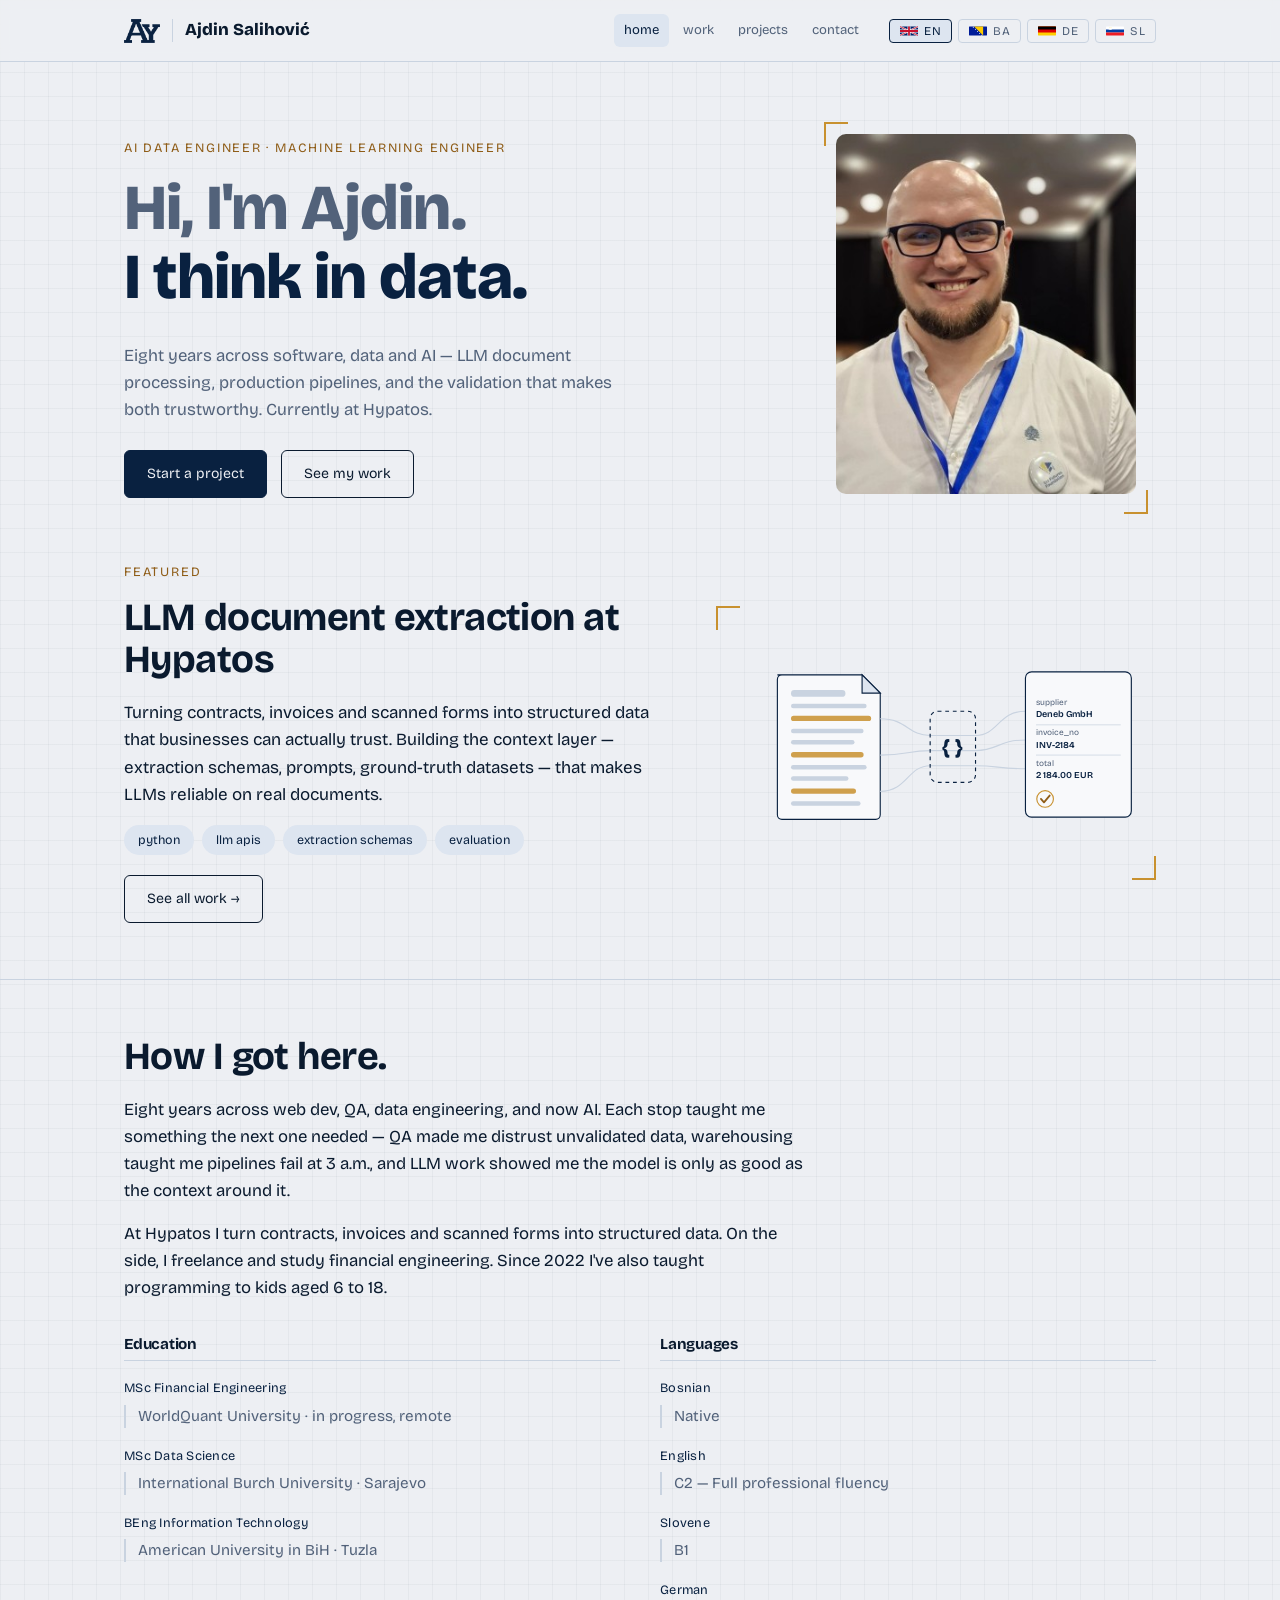
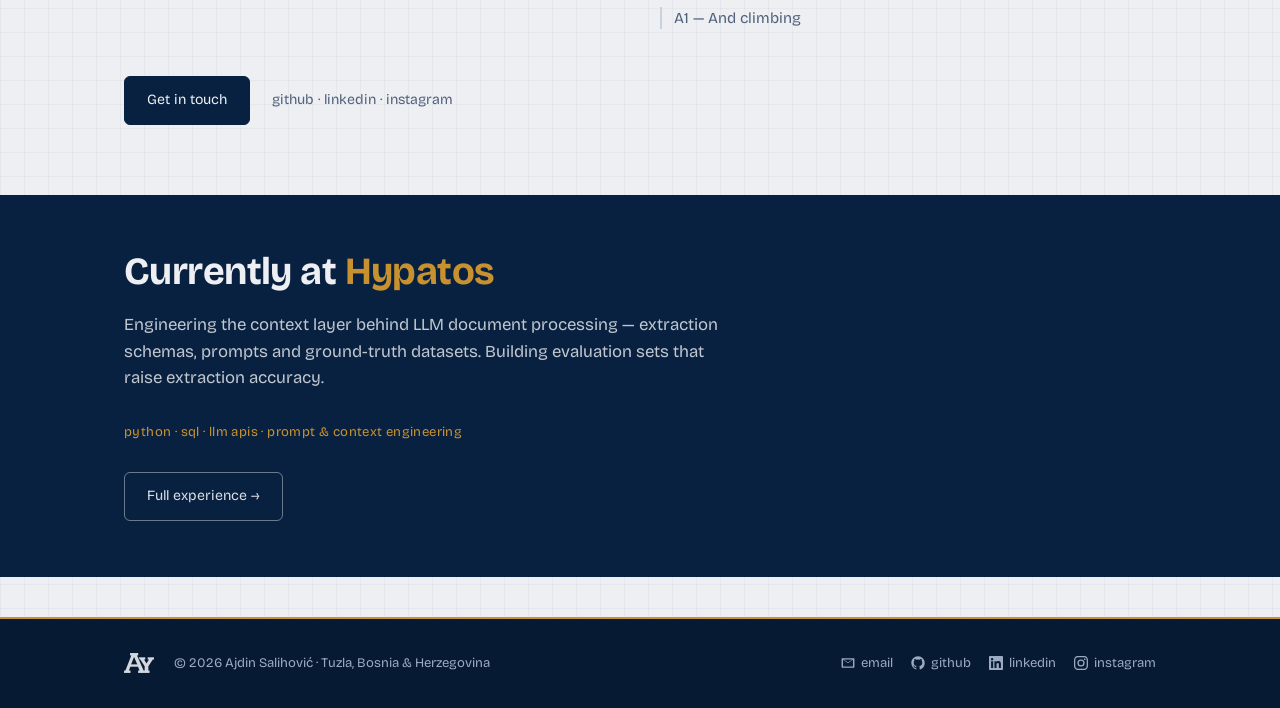
<file: index.html>
<!DOCTYPE html>
<html lang="en">
<head>
  <meta charset="UTF-8" />
  <meta name="viewport" content="width=device-width, initial-scale=1.0" />
  <title>Ajdin Salihović — AI Data Engineer &amp; Machine Learning Engineer</title>
  <meta name="description" content="Ajdin Salihović — AI Data Engineer and Machine Learning Engineer. LLM-powered document processing, production data pipelines, and automation. Based in Tuzla, Bosnia &amp; Herzegovina, working worldwide." />
  <link rel="preconnect" href="https://fonts.googleapis.com" />
  <link rel="preconnect" href="https://fonts.gstatic.com" crossorigin />
  <link href="https://fonts.googleapis.com/css2?family=Bricolage+Grotesque:wght@400;500;600;700;800&display=swap" rel="stylesheet" />
  <link rel="icon" type="image/png" href="[data-uri]" />
  <link rel="apple-touch-icon" href="assets/favicon-180.png" />
  <meta name="theme-color" content="#092140" />
  
  <!-- Open Graph / Social Media Preview -->
  <meta property="og:type" content="website" />
  <meta property="og:title" content="Ajdin Salihović — Portfolio" />
  <meta property="og:description" content="AI Data Engineer and Machine Learning Engineer — LLM document processing, production data pipelines, and automation." />
  <meta property="og:image" content="https://ajdinsalihovic.github.io/portfolio_ai/assets/preview.jpg" />
  <meta property="og:image:width" content="1200" />
  <meta property="og:image:height" content="630" />
  
  <!-- Twitter Card -->
  <meta name="twitter:card" content="summary_large_image" />
  <meta name="twitter:title" content="Ajdin Salihović — Portfolio" />
  <meta name="twitter:image" content="https://ajdinsalihovic.github.io/portfolio_ai/assets/preview.jpg" />

  <script type="application/ld+json">
  {
    "@context": "https://schema.org",
    "@type": "Person",
    "name": "Ajdin Salihović",
    "jobTitle": "AI Data Engineer & Machine Learning Engineer",
    "worksFor": { "@type": "Organization", "name": "Hypatos" },
    "address": { "@type": "PostalAddress", "addressLocality": "Tuzla", "addressCountry": "BA" },
    "email": "mailto:ajdin-salihovic@outlook.com",
    "url": "https://ajdinsalihovic.github.io/portfolio_ai/",
    "sameAs": [
      "https://github.com/AjdinSalihovic",
      "https://www.linkedin.com/in/ajdin-salihovic/",
      "https://www.instagram.com/ajdin_thinks_data/"
    ]
  }
  </script>

  <link rel="stylesheet" href="styles.css" />
</head>
<body>

<a class="skip-link" href="#main">Skip to content</a>

<header class="nav">
  <div class="nav-inner">
    <a class="brand" href="./"><span class="brand-mark" aria-hidden="true"></span><span class="brand-name">Ajdin Salihović</span></a>
    <nav class="nav-links" aria-label="Main">
      <a href="./" aria-current="page">home</a>
      <a href="work">work</a>
      <a href="projects">projects</a>
      <a href="contact">contact</a>
    </nav>
    <div class="lang-switch" role="group" aria-label="Language">
      <button class="lang-btn" type="button" data-lang="en" aria-label="English">
        <svg viewBox="0 0 60 30" aria-hidden="true"><rect width="60" height="30" fill="#012169"/><path d="M0,0 60,30 M60,0 0,30" stroke="#fff" stroke-width="6"/><path d="M0,0 60,30 M60,0 0,30" stroke="#C8102E" stroke-width="3"/><path d="M30,0 V30 M0,15 H60" stroke="#fff" stroke-width="10"/><path d="M30,0 V30 M0,15 H60" stroke="#C8102E" stroke-width="6"/></svg>
        <span>EN</span>
      </button>
      <button class="lang-btn" type="button" data-lang="ba" aria-label="Bosanski">
        <svg viewBox="0 0 60 30" aria-hidden="true"><rect width="60" height="30" fill="#001C98"/><path d="M17,0 H47 V30 Z" fill="#FECB00"/><circle cx="14.5" cy="2.5" r="1.7" fill="#fff"/><circle cx="21.5" cy="9.5" r="1.7" fill="#fff"/><circle cx="28.5" cy="16.5" r="1.7" fill="#fff"/><circle cx="35.5" cy="23.5" r="1.7" fill="#fff"/><circle cx="42.5" cy="29" r="1.7" fill="#fff"/></svg>
        <span>BA</span>
      </button>
      <button class="lang-btn" type="button" data-lang="de" aria-label="Deutsch">
        <svg viewBox="0 0 60 30" aria-hidden="true"><rect width="60" height="30" fill="#FFCE00"/><rect width="60" height="20" fill="#DD0000"/><rect width="60" height="10" fill="#000"/></svg>
        <span>DE</span>
      </button>
      <button class="lang-btn" type="button" data-lang="sl" aria-label="Slovenščina">
        <svg viewBox="0 0 60 30" aria-hidden="true"><rect width="60" height="10" fill="#FFFFFF"/><rect y="10" width="60" height="10" fill="#003DA5"/><rect y="20" width="60" height="10" fill="#ED1C24"/><g transform="translate(8,2)"><path d="M6 2 L12 10 L0 10 Z" fill="#FFFFFF"/><path d="M3 8 Q6 12 9 8" stroke="#003DA5" fill="none" stroke-width="0.8"/><path d="M3 10 Q6 14 9 10" stroke="#003DA5" fill="none" stroke-width="0.8"/><circle cx="3" cy="2" r="0.7" fill="#FFD700"/><circle cx="6" cy="0.8" r="0.7" fill="#FFD700"/><circle cx="9" cy="2" r="0.7" fill="#FFD700"/></g></svg>
        <span>SL</span>
      </button>
    </div>
  </div>
</header>

<main id="main">
  <section class="hero">
    <div class="hero-inner wrap">
      <div class="hero-text">
        <p class="eyebrow">AI Data Engineer · Machine Learning Engineer</p>
        <h1>Hi, I'm Ajdin.<br /><span class="title-line">I think in data.</span></h1>
        <p class="hero-sub">
          Eight years across software, data and AI — LLM document processing,
          production pipelines, and the validation that makes both trustworthy. Currently at Hypatos.
        </p>
        <div class="hero-actions">
          <a class="btn btn-primary" href="contact">Start a project</a>
          <a class="btn btn-ghost" href="work">See my work</a>
        </div>
      </div>
      <div class="hero-photo">
        <span class="reg-frame">
          <img src="assets/ajdin.jpg" alt="Ajdin Salihović" class="hero-img" width="400" height="400" fetchpriority="high" />
        </span>
      </div>
    </div>
  </section>

  <section class="section section-featured">
    <div class="wrap">
      <div class="featured-grid">
        <div class="featured-text">
          <p class="eyebrow">Featured</p>
          <h2>LLM document extraction at Hypatos</h2>
          <p>Turning contracts, invoices and scanned forms into structured data that businesses can actually trust. Building the context layer — extraction schemas, prompts, ground-truth datasets — that makes LLMs reliable on real documents.</p>
          <ul class="chips"><li>python</li><li>llm apis</li><li>extraction schemas</li><li>evaluation</li></ul>
          <a class="btn btn-ghost" href="work#experience" style="margin-top:20px;">See all work →</a>
        </div>

        <div class="featured-visual reg-frame">
          <!-- schematic: a scanned document is extracted through a schema
               into a validated structured record. Decorative — the text
               on the left says the same thing. -->
          <svg class="pipeline" viewBox="0 0 540 320" aria-hidden="true" focusable="false">
            <!-- document -->
            <path class="pipe-doc" d="M60 70 h112 l24 24 v161 a6 6 0 0 1 -6 6 H66 a6 6 0 0 1 -6 -6 V76 a6 6 0 0 1 6 -6 Z" />
            <path class="pipe-fold" d="M172 70 v24 h24 Z" />
            <!-- document text lines -->
            <rect class="pipe-line" x="78" y="90"  width="72"  height="9" rx="4.5" />
            <rect class="pipe-line" x="78" y="108" width="100" height="6" rx="3" />
            <rect class="pipe-field" x="78" y="124" width="106" height="7" rx="3.5" />
            <rect class="pipe-line" x="78" y="141" width="96"  height="6" rx="3" />
            <rect class="pipe-line" x="78" y="156" width="84"  height="6" rx="3" />
            <rect class="pipe-field" x="78" y="172" width="96"  height="7" rx="3.5" />
            <rect class="pipe-line" x="78" y="189" width="100" height="6" rx="3" />
            <rect class="pipe-line" x="78" y="204" width="76"  height="6" rx="3" />
            <rect class="pipe-field" x="78" y="220" width="86"  height="7" rx="3.5" />
            <rect class="pipe-line" x="78" y="237" width="92"  height="6" rx="3" />
            <!-- scan sweep -->
            <line class="pipe-scan" x1="68" y1="86" x2="188" y2="86" />
            <!-- wires: document → schema → record -->
            <path class="pipe-wire" d="M196 128 C 232 128 232 150 262 150 L 322 150 C 352 150 352 118 388 118" />
            <path class="pipe-wire" d="M196 176 C 232 176 232 170 262 170 L 322 170 C 352 170 352 156 388 156" />
            <path class="pipe-wire" d="M196 224 C 232 224 232 190 262 190 L 322 190 C 352 190 352 194 388 194" />
            <!-- schema gate -->
            <rect class="pipe-gate" x="262" y="118" width="60" height="94" rx="10" />
            <text class="pipe-glyph" x="292" y="176" text-anchor="middle">{ }</text>
            <!-- structured record -->
            <rect class="pipe-card" x="388" y="66" width="140" height="192" rx="8" />
            <text class="pipe-key" x="402" y="110">supplier</text>
            <text class="pipe-val" x="402" y="126">Deneb GmbH</text>
            <line class="pipe-rule" x1="402" y1="136" x2="514" y2="136" />
            <text class="pipe-key" x="402" y="150">invoice_no</text>
            <text class="pipe-val" x="402" y="166">INV-2184</text>
            <line class="pipe-rule" x1="402" y1="176" x2="514" y2="176" />
            <text class="pipe-key" x="402" y="190">total</text>
            <text class="pipe-val" x="402" y="206">2 184.00 EUR</text>
            <!-- validation check -->
            <circle class="pipe-check-bg" cx="414" cy="234" r="11" />
            <path class="pipe-check" d="M408.5 234 l4 4.5 l7.5 -9" />
            <!-- travelling data dots -->
            <circle class="pipe-dot pipe-dot-1" cx="388" cy="118" r="4" />
            <circle class="pipe-dot pipe-dot-2" cx="388" cy="156" r="4" />
            <circle class="pipe-dot pipe-dot-3" cx="388" cy="194" r="4" />
          </svg>
        </div>
      </div>
    </div>
  </section>

  <section class="section" id="about">
    <div class="wrap">
      <h2>How I got here.</h2>
      <div class="about-text">
        <p>
          Eight years across web dev, QA, data engineering, and now AI. Each stop taught me
          something the next one needed — QA made me distrust unvalidated data, warehousing
          taught me pipelines fail at 3 a.m., and LLM work showed me the model is only
          as good as the context around it.
        </p>
        <p>
          At Hypatos I turn contracts, invoices and scanned forms into structured data.
          On the side, I freelance and study financial engineering. Since 2022 I've also
          taught programming to kids aged 6 to 18.
        </p>
      </div>

      <div class="details-grid">
        <div>
          <h3>Education</h3>
          <dl class="skills">
            <dt>MSc Financial Engineering</dt>
            <dd>WorldQuant University · in progress, remote</dd>
            <dt>MSc Data Science</dt>
            <dd>International Burch University · Sarajevo</dd>
            <dt>BEng Information Technology</dt>
            <dd>American University in BiH · Tuzla</dd>
          </dl>
        </div>
        <div>
          <h3>Languages</h3>
          <dl class="skills">
            <dt>Bosnian</dt><dd>Native</dd>
            <dt>English</dt><dd>C2 — Full professional fluency</dd>
            <dt>Slovene</dt><dd>B1</dd>
            <dt>German</dt><dd>A1 — And climbing</dd>
          </dl>
        </div>
      </div>

      <p class="about-links">
        <a class="btn btn-primary" href="contact">Get in touch</a>
        <span class="social-inline">
          <a href="https://github.com/AjdinSalihovic" target="_blank" rel="noopener">github</a> ·
          <a href="https://www.linkedin.com/in/ajdin-salihovic/" target="_blank" rel="noopener">linkedin</a> ·
          <a href="https://www.instagram.com/ajdin_thinks_data/" target="_blank" rel="noopener">instagram</a>
        </span>
      </p>
    </div>
  </section>

  <section class="section section-dark">
    <div class="wrap">
      <h2>Currently at <span style="color:var(--signal-bright)">Hypatos</span></h2>
      <p class="section-lead">
        Engineering the context layer behind LLM document processing — extraction schemas,
        prompts and ground-truth datasets. Building evaluation sets that raise extraction accuracy.
      </p>
      <p class="stack-line">python · sql · llm apis · prompt &amp; context engineering</p>
      <a class="btn btn-ghost" href="work#experience" style="margin-top:16px;">Full experience →</a>
    </div>
  </section>
</main>

<footer class="footer">
  <div class="footer-inner">
    <span class="footer-mark" aria-hidden="true"></span>
    <span>© <span id="year">2026</span> Ajdin Salihović · Tuzla, Bosnia &amp; Herzegovina</span>
    <div class="footer-links">
      <a href="mailto:ajdin-salihovic@outlook.com"><svg class="icon" viewBox="0 0 24 24" aria-hidden="true"><path d="M2 4h20a1 1 0 0 1 1 1v14a1 1 0 0 1-1 1H2a1 1 0 0 1-1-1V5a1 1 0 0 1 1-1zm10 8.6L3.5 6.2v11.6h17V6.2L12 12.6zM4.9 6l7.1 5.3L19.1 6H4.9z"/></svg>email</a>
      <a href="https://github.com/AjdinSalihovic" target="_blank" rel="noopener"><svg class="icon" viewBox="0 0 24 24" aria-hidden="true"><path d="M12 .5C5.65.5.5 5.65.5 12c0 5.08 3.29 9.39 7.86 10.91.58.11.79-.25.79-.56 0-.27-.01-1.17-.02-2.12-3.2.7-3.88-1.36-3.88-1.36-.52-1.33-1.28-1.68-1.28-1.68-1.04-.71.08-.7.08-.7 1.15.08 1.76 1.19 1.76 1.19 1.03 1.76 2.69 1.25 3.35.96.1-.75.4-1.25.72-1.54-2.55-.29-5.24-1.28-5.24-5.69 0-1.26.45-2.28 1.19-3.09-.12-.29-.52-1.46.11-3.05 0 0 .97-.31 3.17 1.18a11 11 0 0 1 5.77 0c2.2-1.49 3.16-1.18 3.16-1.18.63 1.59.24 2.76.12 3.05.74.81 1.19 1.83 1.19 3.09 0 4.42-2.7 5.39-5.27 5.68.41.36.78 1.06.78 2.14 0 1.55-.01 2.79-.01 3.17 0 .31.21.68.8.56A11.52 11.52 0 0 0 23.5 12C23.5 5.65 18.35.5 12 .5z"/></svg>github</a>
      <a href="https://www.linkedin.com/in/ajdin-salihovic/" target="_blank" rel="noopener"><svg class="icon" viewBox="0 0 24 24" aria-hidden="true"><path d="M20.45 20.45h-3.55v-5.57c0-1.33-.03-3.04-1.85-3.04-1.85 0-2.14 1.45-2.14 2.94v5.67H9.36V9h3.41v1.56h.05c.47-.9 1.63-1.85 3.36-1.85 3.6 0 4.27 2.37 4.27 5.45v6.29zM5.34 7.43a2.06 2.06 0 1 1 0-4.12 2.06 2.06 0 0 1 0 4.12zM7.12 20.45H3.56V9h3.56v11.45zM22.22 0H1.77C.79 0 0 .77 0 1.72v20.55C0 23.23.79 24 1.77 24h20.45c.98 0 1.78-.77 1.78-1.73V1.72C24 .77 23.2 0 22.22 0z"/></svg>linkedin</a>
      <a href="https://www.instagram.com/ajdin_thinks_data/" target="_blank" rel="noopener"><svg class="icon" viewBox="0 0 24 24" aria-hidden="true"><path d="M12 2.16c3.2 0 3.58.01 4.85.07 1.17.05 1.8.25 2.23.41.56.22.96.48 1.38.9.42.42.68.82.9 1.38.16.42.36 1.06.41 2.23.06 1.27.07 1.65.07 4.85s-.01 3.58-.07 4.85c-.05 1.17-.25 1.8-.41 2.23-.22.56-.48.96-.9 1.38-.42.42-.82.68-1.38.9-.42.16-1.06.36-2.23.41-1.27.06-1.65.07-4.85.07s-3.58-.01-4.85-.07c-1.17-.05-1.8-.25-2.23-.41a3.72 3.72 0 0 1-1.38-.9 3.72 3.72 0 0 1-.9-1.38c-.16-.42-.36-1.06-.41-2.23-.06-1.27-.07-1.65-.07-4.85s.01-3.58.07-4.85c.05-1.17.25-1.8.41-2.23.22-.56.48-.96.9-1.38.42-.42.82-.68 1.38-.9.42-.16 1.06-.36 2.23-.41 1.27-.06 1.65-.07 4.85-.07M12 0C8.74 0 8.33.01 7.05.07 5.78.13 4.9.33 4.14.63c-.79.3-1.46.72-2.13 1.38A5.88 5.88 0 0 0 .63 4.14C.33 4.9.13 5.78.07 7.05.01 8.33 0 8.74 0 12s.01 3.67.07 4.95c.06 1.27.26 2.15.56 2.91.3.79.72 1.46 1.38 2.13a5.88 5.88 0 0 0 2.13 1.38c.76.3 1.64.5 2.91.56C8.33 23.99 8.74 24 12 24s3.67-.01 4.95-.07c1.27-.06 2.15-.26 2.91-.56a5.88 5.88 0 0 0 2.13-1.38 5.88 5.88 0 0 0 1.38-2.13c.3-.76.5-1.64.56-2.91.06-1.28.07-1.69.07-4.95s-.01-3.67-.07-4.95c-.06-1.27-.26-2.15-.56-2.91a5.88 5.88 0 0 0-1.38-2.13A5.88 5.88 0 0 0 19.86.63c-.76-.3-1.64-.5-2.91-.56C15.67.01 15.26 0 12 0zm0 5.84A6.16 6.16 0 1 0 18.16 12 6.16 6.16 0 0 0 12 5.84zm0 10.16A4 4 0 1 1 16 12a4 4 0 0 1-4 4zm7.85-10.4a1.44 1.44 0 1 1-1.44-1.44 1.44 1.44 0 0 1 1.44 1.44z"/></svg>instagram</a>
    </div>
  </div>
</footer>

<script src="i18n.js"></script>
<script src="script.js"></script>
</body>
</html>
</file>
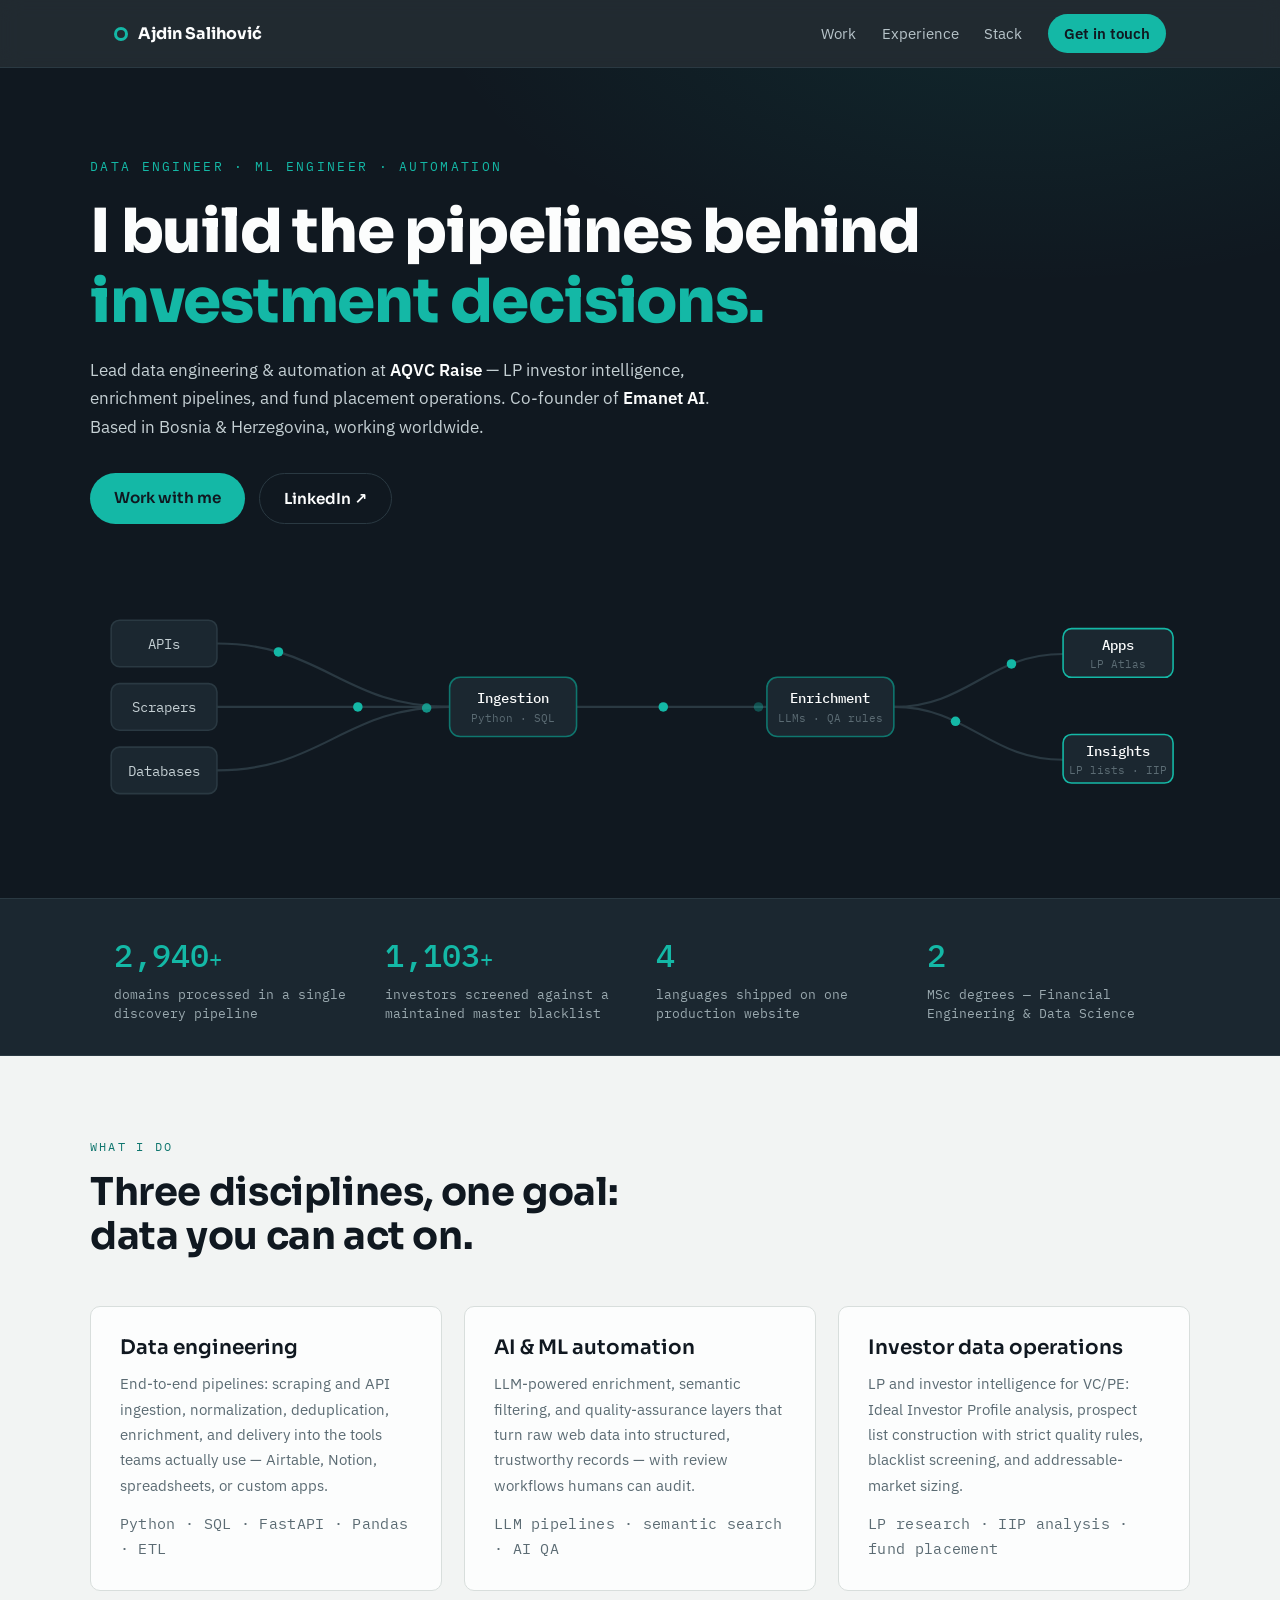
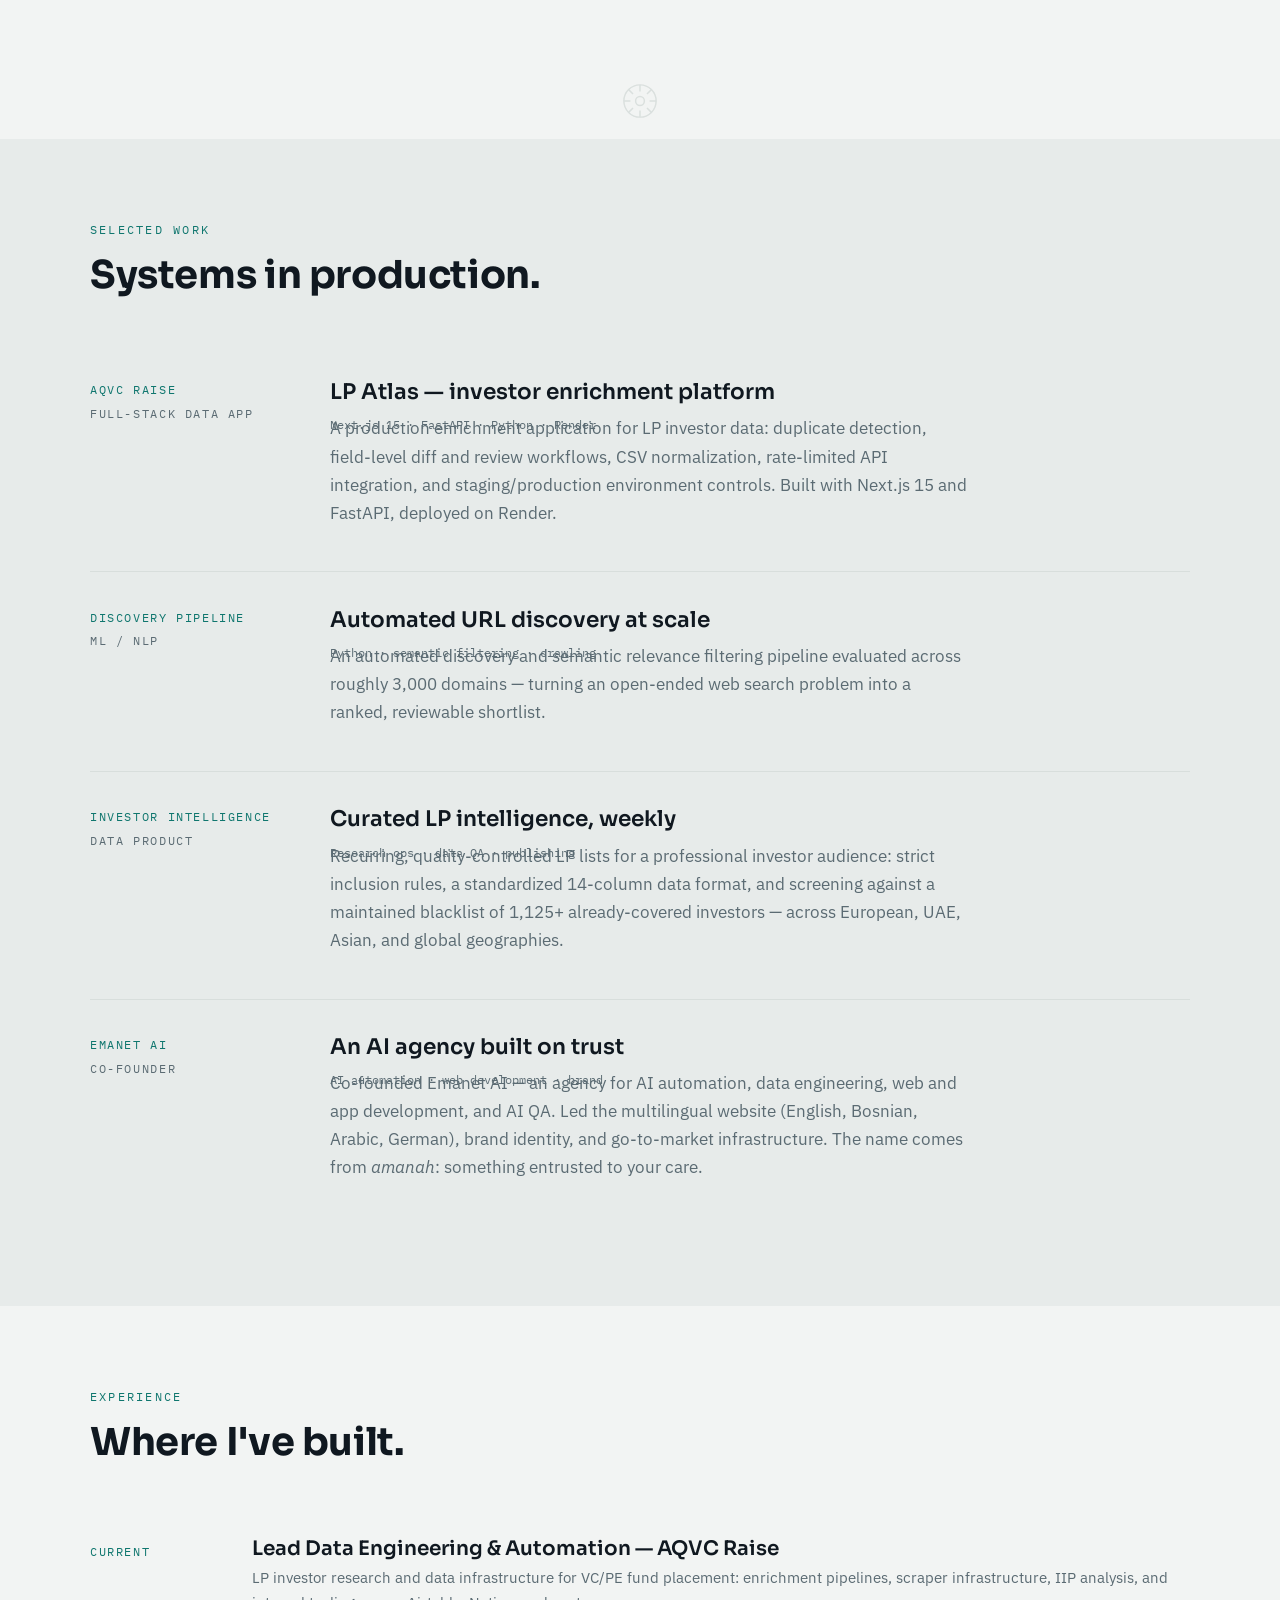
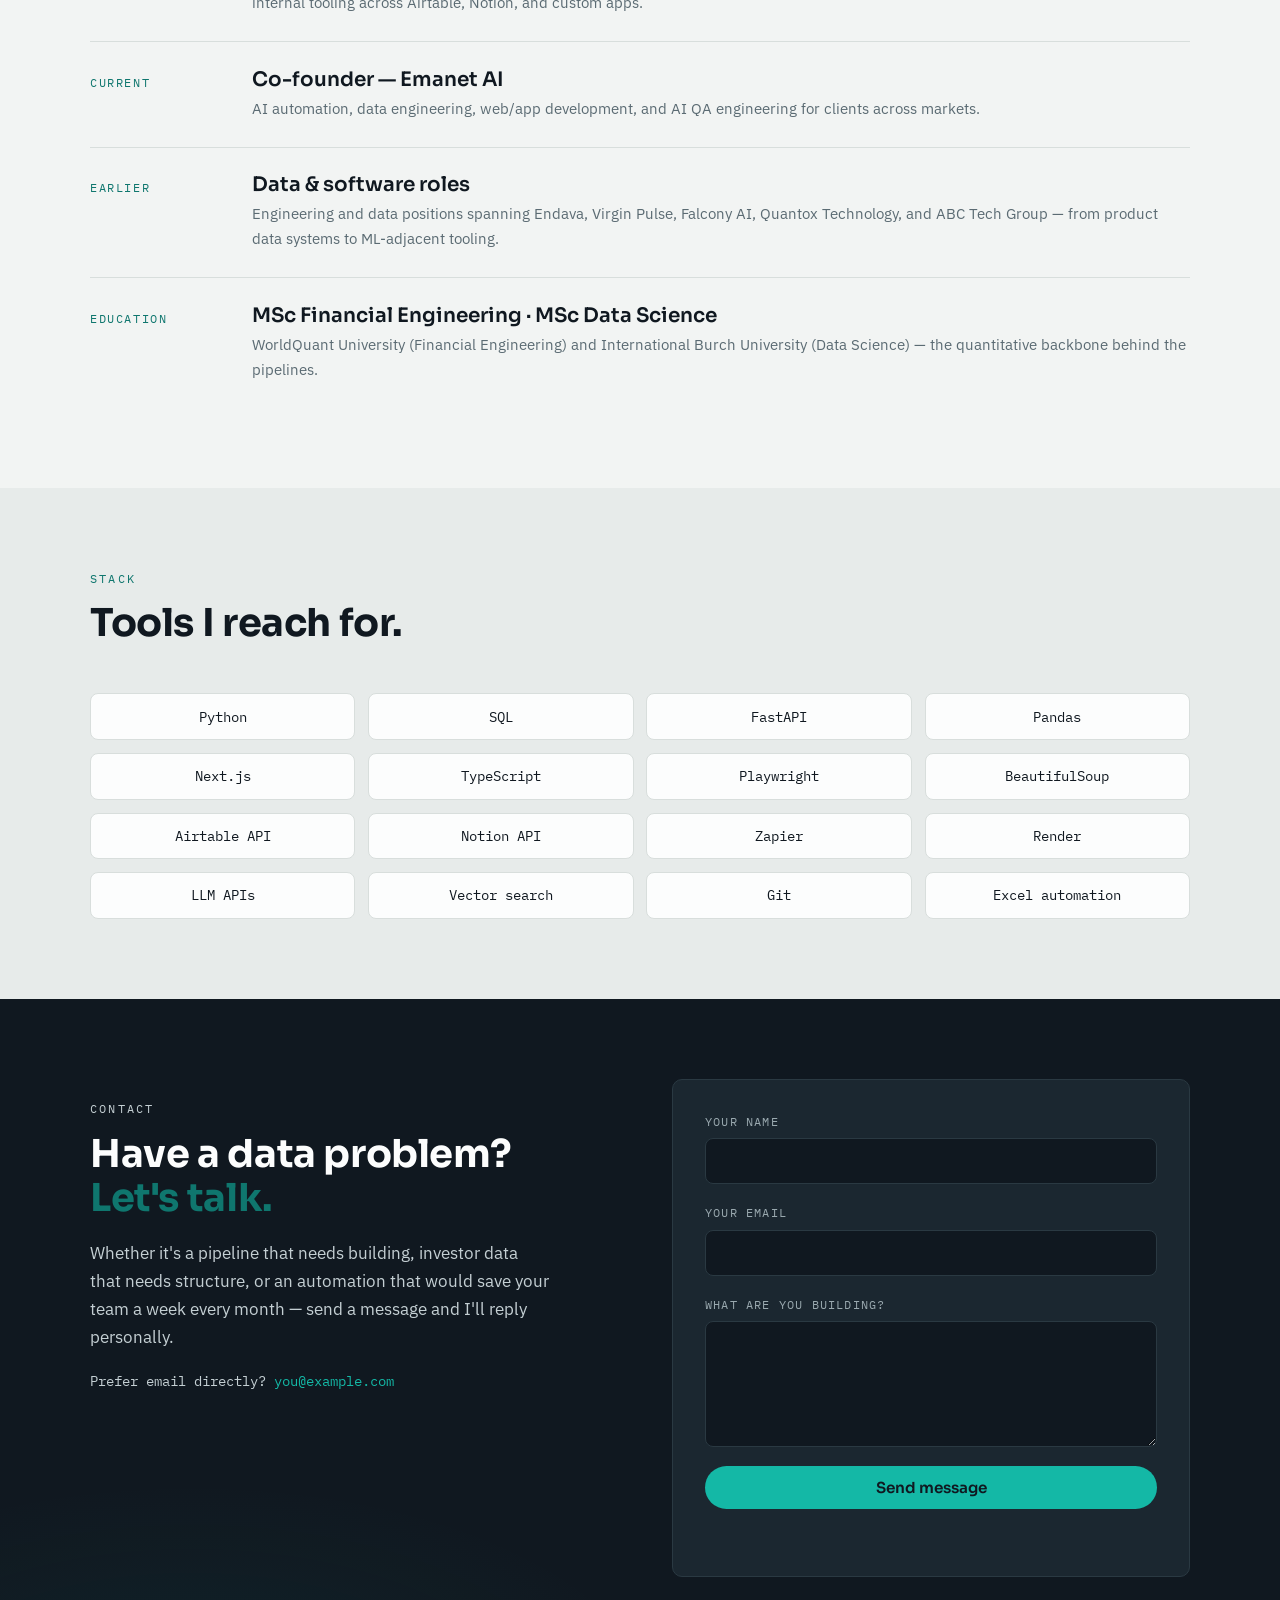
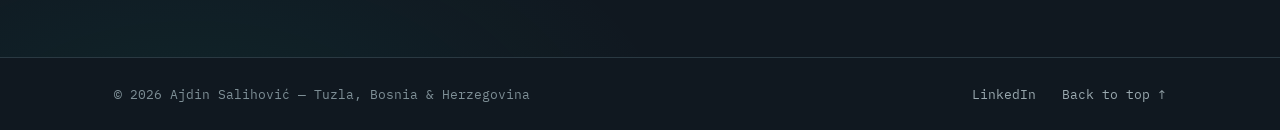
<file: frontend/index.html>
<!DOCTYPE html>
<html lang="en">
<head>
  <meta charset="UTF-8" />
  <meta name="viewport" content="width=device-width, initial-scale=1.0" />
  <title>Ajdin Salihović — Data & ML Engineer</title>
  <meta name="description" content="Ajdin Salihović builds data pipelines, enrichment systems, and AI automation for investment operations. Lead data engineering at AQVC Raise, co-founder of Emanet AI." />
  <link rel="preconnect" href="https://fonts.googleapis.com" />
  <link rel="preconnect" href="https://fonts.gstatic.com" crossorigin />
  <link href="https://fonts.googleapis.com/css2?family=Sora:wght@400;600;700;800&family=IBM+Plex+Sans:wght@400;500;600&family=IBM+Plex+Mono:wght@400;500&display=swap" rel="stylesheet" />
  <link rel="stylesheet" href="css/styles.css" />
  <link rel="icon" href="data:image/svg+xml,<svg xmlns='http://www.w3.org/2000/svg' viewBox='0 0 100 100'><circle cx='50' cy='50' r='40' fill='none' stroke='%230F766E' stroke-width='8'/><circle cx='50' cy='50' r='12' fill='%230F766E'/></svg>" />
</head>
<body>

  <!-- ============ NAV ============ -->
  <header class="nav" id="top">
    <div class="nav-inner">
      <a class="nav-brand" href="#top">
        <span class="brand-mark" aria-hidden="true"></span>
        <span class="brand-name">Ajdin Salihović</span>
      </a>
      <nav class="nav-links" aria-label="Primary">
        <a href="#work">Work</a>
        <a href="#experience">Experience</a>
        <a href="#stack">Stack</a>
        <a href="#contact" class="nav-cta">Get in touch</a>
      </nav>
      <button class="nav-toggle" aria-label="Open menu" aria-expanded="false">
        <span></span><span></span>
      </button>
    </div>
  </header>

  <!-- ============ HERO ============ -->
  <section class="hero">
    <div class="hero-inner">
      <p class="hero-eyebrow mono">DATA ENGINEER · ML ENGINEER · AUTOMATION</p>
      <h1 class="hero-title">
        I build the pipelines behind<br />
        <span class="accent">investment decisions.</span>
      </h1>
      <p class="hero-sub">
        Lead data engineering &amp; automation at <strong>AQVC Raise</strong> — LP investor intelligence,
        enrichment pipelines, and fund placement operations. Co-founder of <strong>Emanet AI</strong>.
        Based in Bosnia &amp; Herzegovina, working worldwide.
      </p>
      <div class="hero-actions">
        <a href="#contact" class="btn btn-primary">Work with me</a>
        <a href="https://www.linkedin.com/in/ajdin-salihovic/" target="_blank" rel="noopener" class="btn btn-ghost">LinkedIn ↗</a>
      </div>

      <!-- Signature: animated data pipeline -->
      <div class="pipeline" aria-label="Animated diagram of a data pipeline: sources flow through ingestion and enrichment to delivery">
        <svg viewBox="0 0 1040 240" xmlns="http://www.w3.org/2000/svg" role="img" preserveAspectRatio="xMidYMid meet">
          <!-- paths -->
          <path id="p1" class="pipe" d="M 120 60  C 220 60, 240 120, 340 120" />
          <path id="p2" class="pipe" d="M 120 120 L 340 120" />
          <path id="p3" class="pipe" d="M 120 180 C 220 180, 240 120, 340 120" />
          <path id="p4" class="pipe" d="M 460 120 L 640 120" />
          <path id="p5" class="pipe" d="M 760 120 C 830 120, 850 70, 920 70" />
          <path id="p6" class="pipe" d="M 760 120 C 830 120, 850 170, 920 170" />

          <!-- source nodes -->
          <g class="node node-src">
            <rect x="20" y="38" width="100" height="44" rx="8" />
            <text x="70" y="65" class="node-label">APIs</text>
          </g>
          <g class="node node-src">
            <rect x="20" y="98" width="100" height="44" rx="8" />
            <text x="70" y="125" class="node-label">Scrapers</text>
          </g>
          <g class="node node-src">
            <rect x="20" y="158" width="100" height="44" rx="8" />
            <text x="70" y="185" class="node-label">Databases</text>
          </g>

          <!-- stage nodes -->
          <g class="node node-stage">
            <rect x="340" y="92" width="120" height="56" rx="10" />
            <text x="400" y="116" class="node-label strong">Ingestion</text>
            <text x="400" y="134" class="node-sub">Python · SQL</text>
          </g>
          <g class="node node-stage">
            <rect x="640" y="92" width="120" height="56" rx="10" />
            <text x="700" y="116" class="node-label strong">Enrichment</text>
            <text x="700" y="134" class="node-sub">LLMs · QA rules</text>
          </g>

          <!-- output nodes -->
          <g class="node node-out">
            <rect x="920" y="46" width="104" height="46" rx="8" />
            <text x="972" y="66" class="node-label strong">Apps</text>
            <text x="972" y="83" class="node-sub">LP Atlas</text>
          </g>
          <g class="node node-out">
            <rect x="920" y="146" width="104" height="46" rx="8" />
            <text x="972" y="166" class="node-label strong">Insights</text>
            <text x="972" y="183" class="node-sub">LP lists · IIP</text>
          </g>

          <!-- animated packets (positions driven by JS) -->
          <g class="packets">
            <circle class="packet" r="4.5" data-path="p1" data-offset="0" />
            <circle class="packet" r="4.5" data-path="p2" data-offset="0.35" />
            <circle class="packet" r="4.5" data-path="p3" data-offset="0.65" />
            <circle class="packet" r="4.5" data-path="p4" data-offset="0.2" />
            <circle class="packet" r="4.5" data-path="p4" data-offset="0.7" />
            <circle class="packet" r="4.5" data-path="p5" data-offset="0.45" />
            <circle class="packet" r="4.5" data-path="p6" data-offset="0.1" />
          </g>
        </svg>
      </div>
    </div>
  </section>

  <!-- ============ PROOF STRIP ============ -->
  <section class="strip">
    <div class="strip-inner mono">
      <div class="strip-item"><span class="strip-num" data-count="3000">0</span><span class="strip-plus">+</span><span class="strip-label">domains processed in a single discovery pipeline</span></div>
      <div class="strip-item"><span class="strip-num" data-count="1125">0</span><span class="strip-plus">+</span><span class="strip-label">investors screened against a maintained master blacklist</span></div>
      <div class="strip-item"><span class="strip-num" data-count="4">0</span><span class="strip-plus"></span><span class="strip-label">languages shipped on one production website</span></div>
      <div class="strip-item"><span class="strip-num" data-count="2">0</span><span class="strip-plus"></span><span class="strip-label">MSc degrees — Financial Engineering &amp; Data Science</span></div>
    </div>
  </section>

  <!-- ============ WHAT I DO ============ -->
  <section class="section" id="services">
    <div class="section-inner">
      <div class="section-head reveal">
        <p class="eyebrow mono">WHAT I DO</p>
        <h2>Three disciplines, one goal:<br />data you can act on.</h2>
      </div>
      <div class="cards">
        <article class="card reveal">
          <h3>Data engineering</h3>
          <p>End-to-end pipelines: scraping and API ingestion, normalization, deduplication, enrichment, and delivery into the tools teams actually use — Airtable, Notion, spreadsheets, or custom apps.</p>
          <p class="card-tags mono">Python · SQL · FastAPI · Pandas · ETL</p>
        </article>
        <article class="card reveal">
          <h3>AI &amp; ML automation</h3>
          <p>LLM-powered enrichment, semantic filtering, and quality-assurance layers that turn raw web data into structured, trustworthy records — with review workflows humans can audit.</p>
          <p class="card-tags mono">LLM pipelines · semantic search · AI QA</p>
        </article>
        <article class="card reveal">
          <h3>Investor data operations</h3>
          <p>LP and investor intelligence for VC/PE: Ideal Investor Profile analysis, prospect list construction with strict quality rules, blacklist screening, and addressable-market sizing.</p>
          <p class="card-tags mono">LP research · IIP analysis · fund placement</p>
        </article>
      </div>
    </div>
  </section>

  <div class="divider" aria-hidden="true">
    <svg viewBox="0 0 120 120" xmlns="http://www.w3.org/2000/svg">
      <g fill="none" stroke="currentColor" stroke-width="4">
        <circle cx="60" cy="60" r="44" />
        <circle cx="60" cy="60" r="12" />
        <path d="M60 16 L60 34 M60 86 L60 104 M16 60 L34 60 M86 60 L104 60" />
        <path d="M29 29 L41 41 M79 79 L91 91 M91 29 L79 41 M41 79 L29 91" />
      </g>
    </svg>
  </div>

  <!-- ============ SELECTED WORK ============ -->
  <section class="section section-alt" id="work">
    <div class="section-inner">
      <div class="section-head reveal">
        <p class="eyebrow mono">SELECTED WORK</p>
        <h2>Systems in production.</h2>
      </div>

      <div class="work-list">
        <article class="work reveal">
          <div class="work-meta mono">
            <span>AQVC RAISE</span><span>FULL-STACK DATA APP</span>
          </div>
          <h3>LP Atlas — investor enrichment platform</h3>
          <p>A production enrichment application for LP investor data: duplicate detection, field-level diff and review workflows, CSV normalization, rate-limited API integration, and staging/production environment controls. Built with Next.js 15 and FastAPI, deployed on Render.</p>
          <p class="work-stack mono">Next.js 15 · FastAPI · Python · Render</p>
        </article>

        <article class="work reveal">
          <div class="work-meta mono">
            <span>DISCOVERY PIPELINE</span><span>ML / NLP</span>
          </div>
          <h3>Automated URL discovery at scale</h3>
          <p>An automated discovery and semantic relevance filtering pipeline evaluated across roughly 3,000 domains — turning an open-ended web search problem into a ranked, reviewable shortlist.</p>
          <p class="work-stack mono">Python · semantic filtering · crawling</p>
        </article>

        <article class="work reveal">
          <div class="work-meta mono">
            <span>INVESTOR INTELLIGENCE</span><span>DATA PRODUCT</span>
          </div>
          <h3>Curated LP intelligence, weekly</h3>
          <p>Recurring, quality-controlled LP lists for a professional investor audience: strict inclusion rules, a standardized 14-column data format, and screening against a maintained blacklist of 1,125+ already-covered investors — across European, UAE, Asian, and global geographies.</p>
          <p class="work-stack mono">Research ops · data QA · publishing</p>
        </article>

        <article class="work reveal">
          <div class="work-meta mono">
            <span>EMANET AI</span><span>CO-FOUNDER</span>
          </div>
          <h3>An AI agency built on trust</h3>
          <p>Co-founded Emanet AI — an agency for AI automation, data engineering, web and app development, and AI QA. Led the multilingual website (English, Bosnian, Arabic, German), brand identity, and go-to-market infrastructure. The name comes from <em>amanah</em>: something entrusted to your care.</p>
          <p class="work-stack mono">AI automation · web development · brand</p>
        </article>
      </div>
    </div>
  </section>

  <!-- ============ EXPERIENCE ============ -->
  <section class="section" id="experience">
    <div class="section-inner">
      <div class="section-head reveal">
        <p class="eyebrow mono">EXPERIENCE</p>
        <h2>Where I've built.</h2>
      </div>
      <div class="timeline">
        <div class="tl-item reveal">
          <div class="tl-when mono">CURRENT</div>
          <div class="tl-body">
            <h3>Lead Data Engineering &amp; Automation — AQVC Raise</h3>
            <p>LP investor research and data infrastructure for VC/PE fund placement: enrichment pipelines, scraper infrastructure, IIP analysis, and internal tooling across Airtable, Notion, and custom apps.</p>
          </div>
        </div>
        <div class="tl-item reveal">
          <div class="tl-when mono">CURRENT</div>
          <div class="tl-body">
            <h3>Co-founder — Emanet AI</h3>
            <p>AI automation, data engineering, web/app development, and AI QA engineering for clients across markets.</p>
          </div>
        </div>
        <div class="tl-item reveal">
          <div class="tl-when mono">EARLIER</div>
          <div class="tl-body">
            <h3>Data &amp; software roles</h3>
            <p>Engineering and data positions spanning Endava, Virgin Pulse, Falcony AI, Quantox Technology, and ABC Tech Group — from product data systems to ML-adjacent tooling.</p>
          </div>
        </div>
        <div class="tl-item reveal">
          <div class="tl-when mono">EDUCATION</div>
          <div class="tl-body">
            <h3>MSc Financial Engineering · MSc Data Science</h3>
            <p>WorldQuant University (Financial Engineering) and International Burch University (Data Science) — the quantitative backbone behind the pipelines.</p>
          </div>
        </div>
      </div>
    </div>
  </section>

  <!-- ============ STACK ============ -->
  <section class="section section-alt" id="stack">
    <div class="section-inner">
      <div class="section-head reveal">
        <p class="eyebrow mono">STACK</p>
        <h2>Tools I reach for.</h2>
      </div>
      <ul class="stack-grid mono reveal">
        <li>Python</li><li>SQL</li><li>FastAPI</li><li>Pandas</li>
        <li>Next.js</li><li>TypeScript</li><li>Playwright</li><li>BeautifulSoup</li>
        <li>Airtable API</li><li>Notion API</li><li>Zapier</li><li>Render</li>
        <li>LLM APIs</li><li>Vector search</li><li>Git</li><li>Excel automation</li>
      </ul>
    </div>
  </section>

  <!-- ============ CONTACT ============ -->
  <section class="section contact" id="contact">
    <div class="section-inner contact-grid">
      <div class="contact-copy reveal">
        <p class="eyebrow mono">CONTACT</p>
        <h2>Have a data problem?<br /><span class="accent">Let's talk.</span></h2>
        <p>Whether it's a pipeline that needs building, investor data that needs structure, or an automation that would save your team a week every month — send a message and I'll reply personally.</p>
        <p class="contact-alt mono">Prefer email directly? <a href="mailto:you@example.com" id="mailto-link">you@example.com</a></p>
      </div>
      <form class="contact-form reveal" id="contact-form" novalidate>
        <div class="field">
          <label for="cf-name">Your name</label>
          <input type="text" id="cf-name" name="name" required autocomplete="name" />
        </div>
        <div class="field">
          <label for="cf-email">Your email</label>
          <input type="email" id="cf-email" name="email" required autocomplete="email" />
        </div>
        <div class="field">
          <label for="cf-message">What are you building?</label>
          <textarea id="cf-message" name="message" rows="5" required></textarea>
        </div>
        <button type="submit" class="btn btn-primary btn-block" id="cf-submit">Send message</button>
        <p class="form-status" id="form-status" role="status" aria-live="polite"></p>
      </form>
    </div>
  </section>

  <!-- ============ FOOTER ============ -->
  <footer class="footer">
    <div class="footer-inner">
      <p class="mono">© <span id="year"></span> Ajdin Salihović — Tuzla, Bosnia &amp; Herzegovina</p>
      <div class="footer-links mono">
        <a href="https://www.linkedin.com/in/ajdin-salihovic/" target="_blank" rel="noopener">LinkedIn</a>
        <a href="#top">Back to top ↑</a>
      </div>
    </div>
  </footer>

  <script src="js/main.js" defer></script>
</body>
</html>
</file>
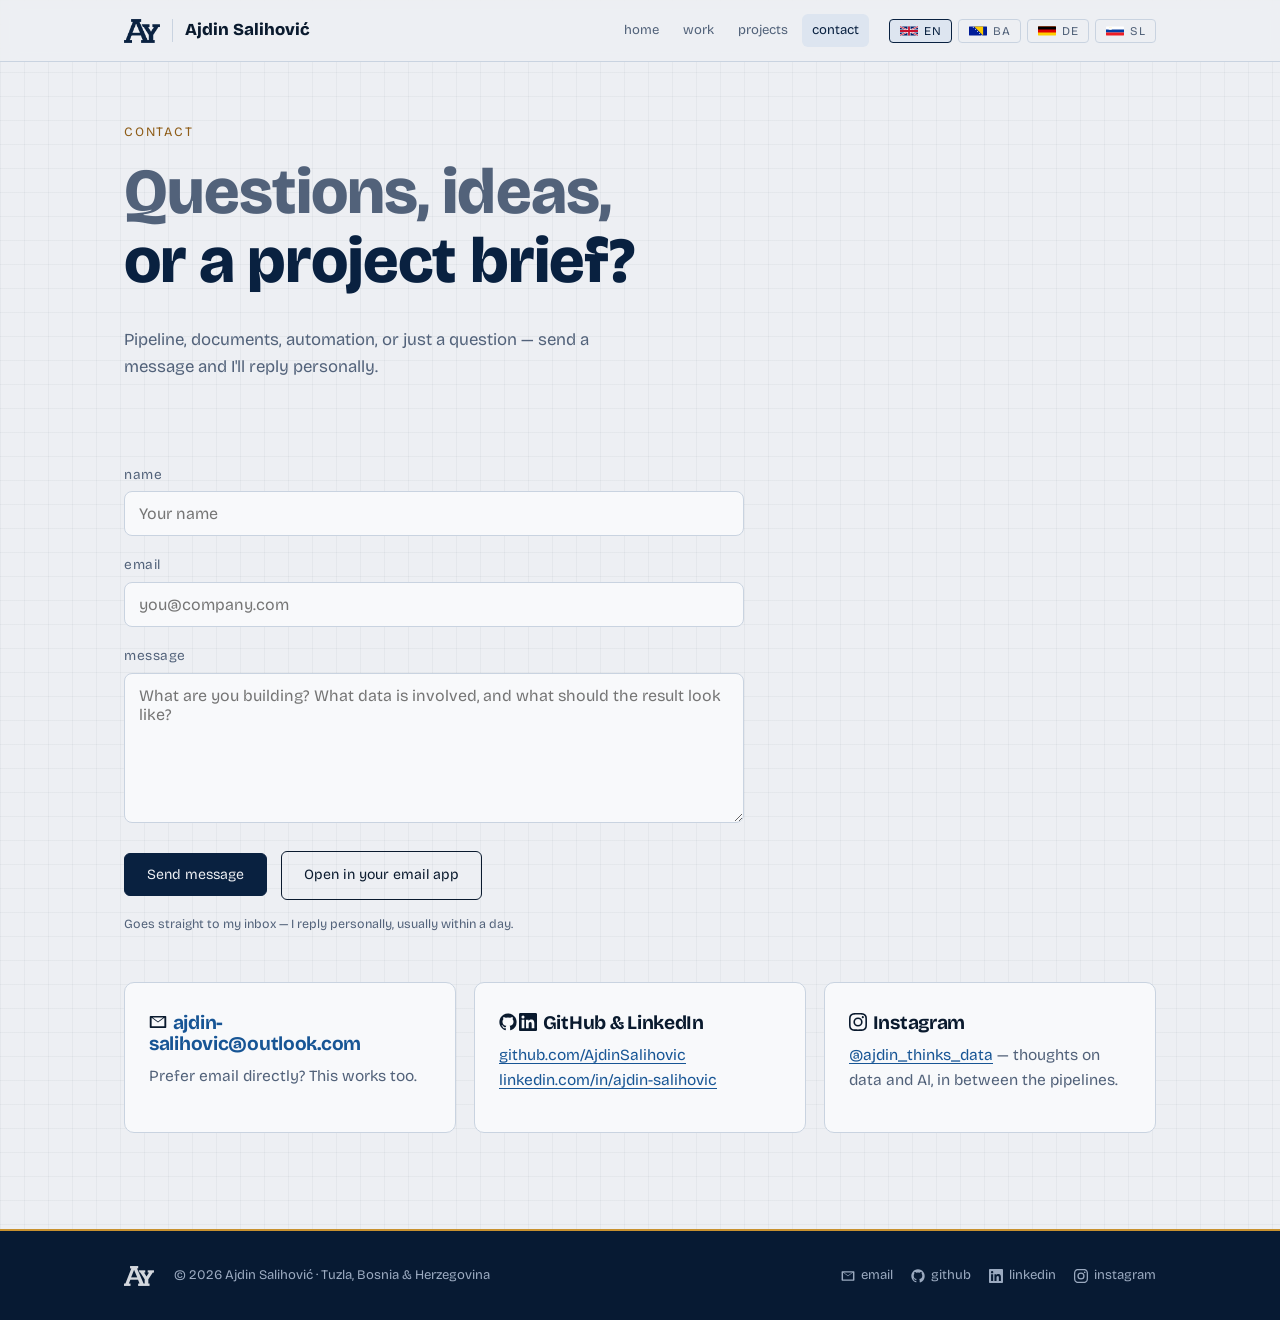
<file: contact.html>
<!DOCTYPE html>
<html lang="en">
<head>
  <meta charset="UTF-8" />
  <meta name="viewport" content="width=device-width, initial-scale=1.0" />
  <title>Contact — Ajdin Salihović</title>
  <meta name="description" content="Contact Ajdin Salihović — AI Data Engineer &amp; ML Engineer. Send a project inquiry or a question; replies come personally." />
  <link rel="preconnect" href="https://fonts.googleapis.com" />
  <link rel="preconnect" href="https://fonts.gstatic.com" crossorigin />
  <link href="https://fonts.googleapis.com/css2?family=Bricolage+Grotesque:wght@400;500;600;700;800&display=swap" rel="stylesheet" />
  <link rel="icon" type="image/png" href="[data-uri]" />
  <link rel="apple-touch-icon" href="assets/favicon-180.png" />
  <meta name="theme-color" content="#092140" />
  
  <!-- Open Graph / Social Media Preview -->
  <meta property="og:type" content="website" />
  <meta property="og:title" content="Ajdin Salihović — Portfolio" />
  <meta property="og:description" content="Send a project inquiry or a question — replies come personally, usually within a day." />
  <meta property="og:image" content="https://ajdinsalihovic.github.io/portfolio_ai/assets/preview.jpg" />
  <meta property="og:image:width" content="1200" />
  <meta property="og:image:height" content="630" />
  
  <!-- Twitter Card -->
  <meta name="twitter:card" content="summary_large_image" />
  <meta name="twitter:title" content="Ajdin Salihović — Portfolio" />
  <meta name="twitter:image" content="https://ajdinsalihovic.github.io/portfolio_ai/assets/preview.jpg" />
  
  <link rel="stylesheet" href="styles.css" />
</head>
<body>

<a class="skip-link" href="#main">Skip to content</a>

<header class="nav">
  <div class="nav-inner">
    <a class="brand" href="./"><span class="brand-mark" aria-hidden="true"></span><span class="brand-name">Ajdin Salihović</span></a>
    <nav class="nav-links" aria-label="Main">
      <a href="./">home</a>
      <a href="work">work</a>
      <a href="projects">projects</a>
      <a href="contact" aria-current="page">contact</a>
    </nav>
    <div class="lang-switch" role="group" aria-label="Language">
      <button class="lang-btn" type="button" data-lang="en" aria-label="English">
        <svg viewBox="0 0 60 30" aria-hidden="true"><rect width="60" height="30" fill="#012169"/><path d="M0,0 60,30 M60,0 0,30" stroke="#fff" stroke-width="6"/><path d="M0,0 60,30 M60,0 0,30" stroke="#C8102E" stroke-width="3"/><path d="M30,0 V30 M0,15 H60" stroke="#fff" stroke-width="10"/><path d="M30,0 V30 M0,15 H60" stroke="#C8102E" stroke-width="6"/></svg>
        <span>EN</span>
      </button>
      <button class="lang-btn" type="button" data-lang="ba" aria-label="Bosanski">
        <svg viewBox="0 0 60 30" aria-hidden="true"><rect width="60" height="30" fill="#001C98"/><path d="M17,0 H47 V30 Z" fill="#FECB00"/><circle cx="14.5" cy="2.5" r="1.7" fill="#fff"/><circle cx="21.5" cy="9.5" r="1.7" fill="#fff"/><circle cx="28.5" cy="16.5" r="1.7" fill="#fff"/><circle cx="35.5" cy="23.5" r="1.7" fill="#fff"/><circle cx="42.5" cy="29" r="1.7" fill="#fff"/></svg>
        <span>BA</span>
      </button>
      <button class="lang-btn" type="button" data-lang="de" aria-label="Deutsch">
        <svg viewBox="0 0 60 30" aria-hidden="true"><rect width="60" height="30" fill="#FFCE00"/><rect width="60" height="20" fill="#DD0000"/><rect width="60" height="10" fill="#000"/></svg>
        <span>DE</span>
      </button>
      <button class="lang-btn" type="button" data-lang="sl" aria-label="Slovenščina">
        <svg viewBox="0 0 60 30" aria-hidden="true"><rect width="60" height="10" fill="#FFFFFF"/><rect y="10" width="60" height="10" fill="#003DA5"/><rect y="20" width="60" height="10" fill="#ED1C24"/><g transform="translate(8,2)"><path d="M6 2 L12 10 L0 10 Z" fill="#FFFFFF"/><path d="M3 8 Q6 12 9 8" stroke="#003DA5" fill="none" stroke-width="0.8"/><path d="M3 10 Q6 14 9 10" stroke="#003DA5" fill="none" stroke-width="0.8"/><circle cx="3" cy="2" r="0.7" fill="#FFD700"/><circle cx="6" cy="0.8" r="0.7" fill="#FFD700"/><circle cx="9" cy="2" r="0.7" fill="#FFD700"/></g></svg>
        <span>SL</span>
      </button>
    </div>
  </div>
</header>

<main id="main">
  <section class="hero">
    <div class="wrap">
      <p class="eyebrow">Contact</p>
      <h1>Questions, ideas,<br /><span class="title-line">or a project brief?</span></h1>
      <p class="hero-sub">
        Pipeline, documents, automation, or just a question — send a message and I'll reply personally.
      </p>
    </div>
  </section>

  <section class="section">
    <div class="wrap">
      <form class="form" action="https://formsubmit.co/ajdin-salihovic@outlook.com" method="POST">
        <!-- FormSubmit configuration -->
        <input type="hidden" name="_subject" value="New inquiry from ajdinsalihovic.github.io" />
        <input type="hidden" name="_template" value="table" />
        <input type="hidden" name="_captcha" value="false" />
        <!-- UPDATE THIS: must be the full URL of YOUR live site's /thanks page.
             FormSubmit sends people here after submitting, so if this points at
             the wrong domain they'll land on a dead page. -->
        <input type="hidden" name="_next" value="https://ajdinsalihovic.github.io/portfolio_ai/thanks" />
        <input type="text" name="_honey" style="display:none" tabindex="-1" autocomplete="off" />

        <label for="name">name</label>
        <input id="name" type="text" name="name" required autocomplete="name" placeholder="Your name" aria-describedby="name-error" />
        <p class="error-msg" id="name-error">Please enter your name.</p>

        <label for="email">email</label>
        <input id="email" type="email" name="email" required autocomplete="email" placeholder="you@company.com" aria-describedby="email-error" />
        <p class="error-msg" id="email-error">Please enter a valid email address.</p>

        <label for="message">message</label>
        <textarea id="message" name="message" required placeholder="What are you building? What data is involved, and what should the result look like?" aria-describedby="message-error"></textarea>
        <p class="error-msg" id="message-error">Please write a message.</p>

        <button class="btn btn-primary" type="submit">Send message</button>
        <a class="btn btn-ghost" id="mailto-fallback" href="mailto:ajdin-salihovic@outlook.com" style="margin-left:10px;">Open in your email app</a>
        <p class="form-note">Goes straight to my inbox — I reply personally, usually within a day.</p>
      </form>

      <div class="grid-3" style="margin-top:48px;">
        <div class="card reveal">
          <h3><svg class="icon" viewBox="0 0 24 24" aria-hidden="true"><path d="M2 4h20a1 1 0 0 1 1 1v14a1 1 0 0 1-1 1H2a1 1 0 0 1-1-1V5a1 1 0 0 1 1-1zm10 8.6L3.5 6.2v11.6h17V6.2L12 12.6zM4.9 6l7.1 5.3L19.1 6H4.9z"/></svg> <a href="mailto:ajdin-salihovic@outlook.com" style="text-decoration:none;">ajdin-salihovic@outlook.com</a></h3>
          <p>Prefer email directly? This works too.</p>
        </div>
        <div class="card reveal">
          <h3><svg class="icon" viewBox="0 0 24 24" aria-hidden="true"><path d="M12 .5C5.65.5.5 5.65.5 12c0 5.08 3.29 9.39 7.86 10.91.58.11.79-.25.79-.56 0-.27-.01-1.17-.02-2.12-3.2.7-3.88-1.36-3.88-1.36-.52-1.33-1.28-1.68-1.28-1.68-1.04-.71.08-.7.08-.7 1.15.08 1.76 1.19 1.76 1.19 1.03 1.76 2.69 1.25 3.35.96.1-.75.4-1.25.72-1.54-2.55-.29-5.24-1.28-5.24-5.69 0-1.26.45-2.28 1.19-3.09-.12-.29-.52-1.46.11-3.05 0 0 .97-.31 3.17 1.18a11 11 0 0 1 5.77 0c2.2-1.49 3.16-1.18 3.16-1.18.63 1.59.24 2.76.12 3.05.74.81 1.19 1.83 1.19 3.09 0 4.42-2.7 5.39-5.27 5.68.41.36.78 1.06.78 2.14 0 1.55-.01 2.79-.01 3.17 0 .31.21.68.8.56A11.52 11.52 0 0 0 23.5 12C23.5 5.65 18.35.5 12 .5z"/></svg><svg class="icon" viewBox="0 0 24 24" aria-hidden="true"><path d="M20.45 20.45h-3.55v-5.57c0-1.33-.03-3.04-1.85-3.04-1.85 0-2.14 1.45-2.14 2.94v5.67H9.36V9h3.41v1.56h.05c.47-.9 1.63-1.85 3.36-1.85 3.6 0 4.27 2.37 4.27 5.45v6.29zM5.34 7.43a2.06 2.06 0 1 1 0-4.12 2.06 2.06 0 0 1 0 4.12zM7.12 20.45H3.56V9h3.56v11.45zM22.22 0H1.77C.79 0 0 .77 0 1.72v20.55C0 23.23.79 24 1.77 24h20.45c.98 0 1.78-.77 1.78-1.73V1.72C24 .77 23.2 0 22.22 0z"/></svg> GitHub &amp; LinkedIn</h3>
          <p>
            <a href="https://github.com/AjdinSalihovic" target="_blank" rel="noopener">github.com/AjdinSalihovic</a><br />
            <a href="https://www.linkedin.com/in/ajdin-salihovic/" target="_blank" rel="noopener">linkedin.com/in/ajdin-salihovic</a>
          </p>
        </div>
        <div class="card reveal">
          <h3><svg class="icon" viewBox="0 0 24 24" aria-hidden="true"><path d="M12 2.16c3.2 0 3.58.01 4.85.07 1.17.05 1.8.25 2.23.41.56.22.96.48 1.38.9.42.42.68.82.9 1.38.16.42.36 1.06.41 2.23.06 1.27.07 1.65.07 4.85s-.01 3.58-.07 4.85c-.05 1.17-.25 1.8-.41 2.23-.22.56-.48.96-.9 1.38-.42.42-.82.68-1.38.9-.42.16-1.06.36-2.23.41-1.27.06-1.65.07-4.85.07s-3.58-.01-4.85-.07c-1.17-.05-1.8-.25-2.23-.41a3.72 3.72 0 0 1-1.38-.9 3.72 3.72 0 0 1-.9-1.38c-.16-.42-.36-1.06-.41-2.23-.06-1.27-.07-1.65-.07-4.85s.01-3.58.07-4.85c.05-1.17.25-1.8.41-2.23.22-.56.48-.96.9-1.38.42-.42.82-.68 1.38-.9.42-.16 1.06-.36 2.23-.41 1.27-.06 1.65-.07 4.85-.07M12 0C8.74 0 8.33.01 7.05.07 5.78.13 4.9.33 4.14.63c-.79.3-1.46.72-2.13 1.38A5.88 5.88 0 0 0 .63 4.14C.33 4.9.13 5.78.07 7.05.01 8.33 0 8.74 0 12s.01 3.67.07 4.95c.06 1.27.26 2.15.56 2.91.3.79.72 1.46 1.38 2.13a5.88 5.88 0 0 0 2.13 1.38c.76.3 1.64.5 2.91.56C8.33 23.99 8.74 24 12 24s3.67-.01 4.95-.07c1.27-.06 2.15-.26 2.91-.56a5.88 5.88 0 0 0 2.13-1.38 5.88 5.88 0 0 0 1.38-2.13c.3-.76.5-1.64.56-2.91.06-1.28.07-1.69.07-4.95s-.01-3.67-.07-4.95c-.06-1.27-.26-2.15-.56-2.91a5.88 5.88 0 0 0-1.38-2.13A5.88 5.88 0 0 0 19.86.63c-.76-.3-1.64-.5-2.91-.56C15.67.01 15.26 0 12 0zm0 5.84A6.16 6.16 0 1 0 18.16 12 6.16 6.16 0 0 0 12 5.84zm0 10.16A4 4 0 1 1 16 12a4 4 0 0 1-4 4zm7.85-10.4a1.44 1.44 0 1 1-1.44-1.44 1.44 1.44 0 0 1 1.44 1.44z"/></svg> Instagram</h3>
          <p><a href="https://www.instagram.com/ajdin_thinks_data/" target="_blank" rel="noopener">@ajdin_thinks_data</a> — thoughts on data and AI, in between the pipelines.</p>
        </div>
      </div>
    </div>
  </section>
</main>

<footer class="footer">
  <div class="footer-inner">
    <span class="footer-mark" aria-hidden="true"></span>
    <span>© <span id="year">2026</span> Ajdin Salihović · Tuzla, Bosnia &amp; Herzegovina</span>
    <div class="footer-links">
      <a href="mailto:ajdin-salihovic@outlook.com"><svg class="icon" viewBox="0 0 24 24" aria-hidden="true"><path d="M2 4h20a1 1 0 0 1 1 1v14a1 1 0 0 1-1 1H2a1 1 0 0 1-1-1V5a1 1 0 0 1 1-1zm10 8.6L3.5 6.2v11.6h17V6.2L12 12.6zM4.9 6l7.1 5.3L19.1 6H4.9z"/></svg>email</a>
      <a href="https://github.com/AjdinSalihovic" target="_blank" rel="noopener"><svg class="icon" viewBox="0 0 24 24" aria-hidden="true"><path d="M12 .5C5.65.5.5 5.65.5 12c0 5.08 3.29 9.39 7.86 10.91.58.11.79-.25.79-.56 0-.27-.01-1.17-.02-2.12-3.2.7-3.88-1.36-3.88-1.36-.52-1.33-1.28-1.68-1.28-1.68-1.04-.71.08-.7.08-.7 1.15.08 1.76 1.19 1.76 1.19 1.03 1.76 2.69 1.25 3.35.96.1-.75.4-1.25.72-1.54-2.55-.29-5.24-1.28-5.24-5.69 0-1.26.45-2.28 1.19-3.09-.12-.29-.52-1.46.11-3.05 0 0 .97-.31 3.17 1.18a11 11 0 0 1 5.77 0c2.2-1.49 3.16-1.18 3.16-1.18.63 1.59.24 2.76.12 3.05.74.81 1.19 1.83 1.19 3.09 0 4.42-2.7 5.39-5.27 5.68.41.36.78 1.06.78 2.14 0 1.55-.01 2.79-.01 3.17 0 .31.21.68.8.56A11.52 11.52 0 0 0 23.5 12C23.5 5.65 18.35.5 12 .5z"/></svg>github</a>
      <a href="https://www.linkedin.com/in/ajdin-salihovic/" target="_blank" rel="noopener"><svg class="icon" viewBox="0 0 24 24" aria-hidden="true"><path d="M20.45 20.45h-3.55v-5.57c0-1.33-.03-3.04-1.85-3.04-1.85 0-2.14 1.45-2.14 2.94v5.67H9.36V9h3.41v1.56h.05c.47-.9 1.63-1.85 3.36-1.85 3.6 0 4.27 2.37 4.27 5.45v6.29zM5.34 7.43a2.06 2.06 0 1 1 0-4.12 2.06 2.06 0 0 1 0 4.12zM7.12 20.45H3.56V9h3.56v11.45zM22.22 0H1.77C.79 0 0 .77 0 1.72v20.55C0 23.23.79 24 1.77 24h20.45c.98 0 1.78-.77 1.78-1.73V1.72C24 .77 23.2 0 22.22 0z"/></svg>linkedin</a>
      <a href="https://www.instagram.com/ajdin_thinks_data/" target="_blank" rel="noopener"><svg class="icon" viewBox="0 0 24 24" aria-hidden="true"><path d="M12 2.16c3.2 0 3.58.01 4.85.07 1.17.05 1.8.25 2.23.41.56.22.96.48 1.38.9.42.42.68.82.9 1.38.16.42.36 1.06.41 2.23.06 1.27.07 1.65.07 4.85s-.01 3.58-.07 4.85c-.05 1.17-.25 1.8-.41 2.23-.22.56-.48.96-.9 1.38-.42.42-.82.68-1.38.9-.42.16-1.06.36-2.23.41-1.27.06-1.65.07-4.85.07s-3.58-.01-4.85-.07c-1.17-.05-1.8-.25-2.23-.41a3.72 3.72 0 0 1-1.38-.9 3.72 3.72 0 0 1-.9-1.38c-.16-.42-.36-1.06-.41-2.23-.06-1.27-.07-1.65-.07-4.85s.01-3.58.07-4.85c.05-1.17.25-1.8.41-2.23.22-.56.48-.96.9-1.38.42-.42.82-.68 1.38-.9.42-.16 1.06-.36 2.23-.41 1.27-.06 1.65-.07 4.85-.07M12 0C8.74 0 8.33.01 7.05.07 5.78.13 4.9.33 4.14.63c-.79.3-1.46.72-2.13 1.38A5.88 5.88 0 0 0 .63 4.14C.33 4.9.13 5.78.07 7.05.01 8.33 0 8.74 0 12s.01 3.67.07 4.95c.06 1.27.26 2.15.56 2.91.3.79.72 1.46 1.38 2.13a5.88 5.88 0 0 0 2.13 1.38c.76.3 1.64.5 2.91.56C8.33 23.99 8.74 24 12 24s3.67-.01 4.95-.07c1.27-.06 2.15-.26 2.91-.56a5.88 5.88 0 0 0 2.13-1.38 5.88 5.88 0 0 0 1.38-2.13c.3-.76.5-1.64.56-2.91.06-1.28.07-1.69.07-4.95s-.01-3.67-.07-4.95c-.06-1.27-.26-2.15-.56-2.91a5.88 5.88 0 0 0-1.38-2.13A5.88 5.88 0 0 0 19.86.63c-.76-.3-1.64-.5-2.91-.56C15.67.01 15.26 0 12 0zm0 5.84A6.16 6.16 0 1 0 18.16 12 6.16 6.16 0 0 0 12 5.84zm0 10.16A4 4 0 1 1 16 12a4 4 0 0 1-4 4zm7.85-10.4a1.44 1.44 0 1 1-1.44-1.44 1.44 1.44 0 0 1 1.44 1.44z"/></svg>instagram</a>
    </div>
  </div>
</footer>

<script src="i18n.js"></script>
<script src="script.js"></script>
<script>
// "Open in your email app": prefill subject + body from whatever is typed
(function () {
  const link = document.getElementById("mailto-fallback");
  if (!link) return;
  link.addEventListener("click", function () {
    const name = document.getElementById("name").value.trim();
    const email = document.getElementById("email").value.trim();
    const msg = document.getElementById("message").value.trim();
    const subject = "Portfolio inquiry" + (name ? " from " + name : "");
    const body = msg + (email ? "\n\nReply to: " + email : "");
    link.href =
      "mailto:ajdin-salihovic@outlook.com" +
      "?subject=" + encodeURIComponent(subject) +
      "&body=" + encodeURIComponent(body);
  });
})();
</script>
</body>
</html>
</file>
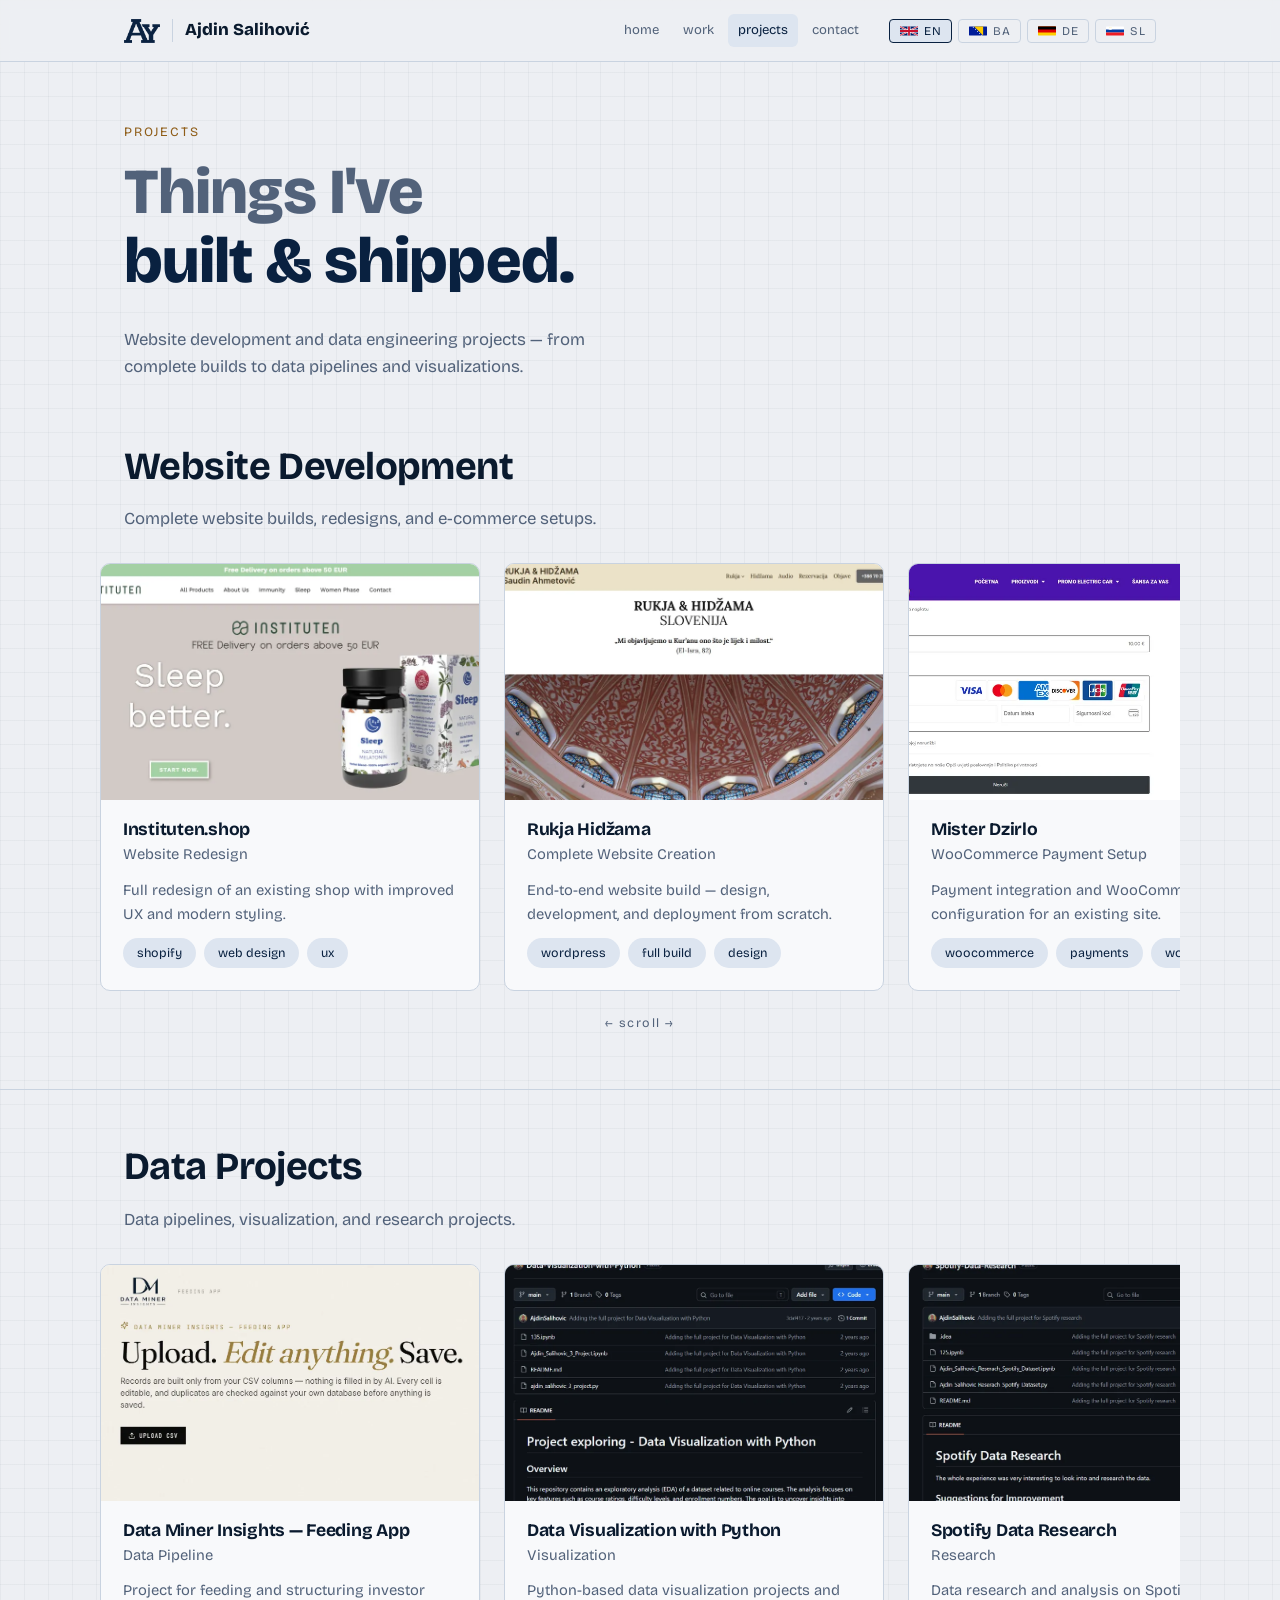
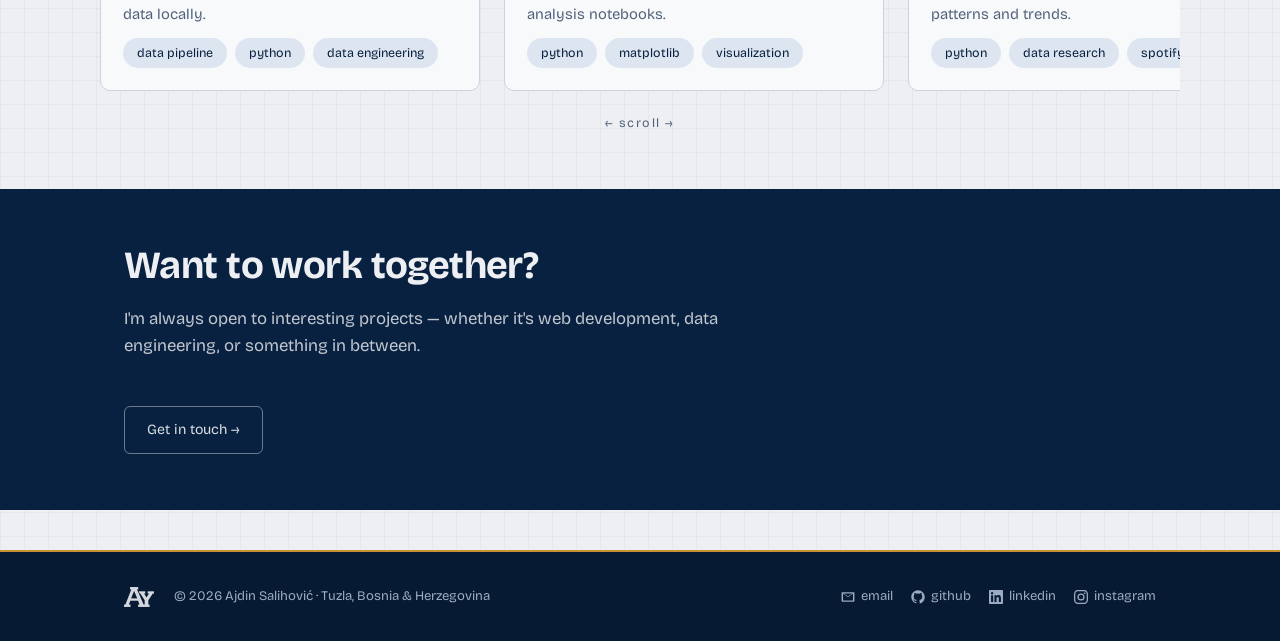
<file: projects.html>
<!DOCTYPE html>
<html lang="en">
<head>
  <meta charset="UTF-8" />
  <meta name="viewport" content="width=device-width, initial-scale=1.0" />
  <title>Projects — Ajdin Salihović</title>
  <meta name="description" content="Portfolio projects by Ajdin Salihović — website development and data engineering projects." />
  <link rel="preconnect" href="https://fonts.googleapis.com" />
  <link rel="preconnect" href="https://fonts.gstatic.com" crossorigin />
  <link href="https://fonts.googleapis.com/css2?family=Bricolage+Grotesque:wght@400;500;600;700;800&display=swap" rel="stylesheet" />
  <link rel="icon" type="image/png" href="[data-uri]" />
  <link rel="apple-touch-icon" href="assets/favicon-180.png" />
  <meta name="theme-color" content="#092140" />
  
  <!-- Open Graph / Social Media Preview -->
  <meta property="og:type" content="website" />
  <meta property="og:title" content="Ajdin Salihović — Portfolio" />
  <meta property="og:description" content="Selected projects — website builds, data pipelines, visualization and research work." />
  <meta property="og:image" content="https://ajdinsalihovic.github.io/portfolio_ai/assets/preview.jpg" />
  <meta property="og:image:width" content="1200" />
  <meta property="og:image:height" content="630" />
  
  <!-- Twitter Card -->
  <meta name="twitter:card" content="summary_large_image" />
  <meta name="twitter:title" content="Ajdin Salihović — Portfolio" />
  <meta name="twitter:image" content="https://ajdinsalihovic.github.io/portfolio_ai/assets/preview.jpg" />
  
  <link rel="stylesheet" href="styles.css" />
</head>
<body>

<a class="skip-link" href="#main">Skip to content</a>

<header class="nav">
  <div class="nav-inner">
    <a class="brand" href="./"><span class="brand-mark" aria-hidden="true"></span><span class="brand-name">Ajdin Salihović</span></a>
    <nav class="nav-links" aria-label="Main">
      <a href="./">home</a>
      <a href="work">work</a>
      <a href="projects" aria-current="page">projects</a>
      <a href="contact">contact</a>
    </nav>
        <div class="lang-switch" role="group" aria-label="Language">
      <button class="lang-btn" type="button" data-lang="en" aria-label="English">
        <svg viewBox="0 0 60 30" aria-hidden="true"><rect width="60" height="30" fill="#012169"/><path d="M0,0 60,30 M60,0 0,30" stroke="#fff" stroke-width="6"/><path d="M0,0 60,30 M60,0 0,30" stroke="#C8102E" stroke-width="3"/><path d="M30,0 V30 M0,15 H60" stroke="#fff" stroke-width="10"/><path d="M30,0 V30 M0,15 H60" stroke="#C8102E" stroke-width="6"/></svg>
        <span>EN</span>
      </button>
      <button class="lang-btn" type="button" data-lang="ba" aria-label="Bosanski">
        <svg viewBox="0 0 60 30" aria-hidden="true"><rect width="60" height="30" fill="#001C98"/><path d="M17,0 H47 V30 Z" fill="#FECB00"/><circle cx="14.5" cy="2.5" r="1.7" fill="#fff"/><circle cx="21.5" cy="9.5" r="1.7" fill="#fff"/><circle cx="28.5" cy="16.5" r="1.7" fill="#fff"/><circle cx="35.5" cy="23.5" r="1.7" fill="#fff"/><circle cx="42.5" cy="29" r="1.7" fill="#fff"/></svg>
        <span>BA</span>
      </button>
      <button class="lang-btn" type="button" data-lang="de" aria-label="Deutsch">
        <svg viewBox="0 0 60 30" aria-hidden="true"><rect width="60" height="30" fill="#FFCE00"/><rect width="60" height="20" fill="#DD0000"/><rect width="60" height="10" fill="#000"/></svg>
        <span>DE</span>
      </button>
      <button class="lang-btn" type="button" data-lang="sl" aria-label="Slovenščina">
        <svg viewBox="0 0 60 30" aria-hidden="true"><rect width="60" height="10" fill="#FFFFFF"/><rect y="10" width="60" height="10" fill="#003DA5"/><rect y="20" width="60" height="10" fill="#ED1C24"/><g transform="translate(8,2)"><path d="M6 2 L12 10 L0 10 Z" fill="#FFFFFF"/><path d="M3 8 Q6 12 9 8" stroke="#003DA5" fill="none" stroke-width="0.8"/><path d="M3 10 Q6 14 9 10" stroke="#003DA5" fill="none" stroke-width="0.8"/><circle cx="3" cy="2" r="0.7" fill="#FFD700"/><circle cx="6" cy="0.8" r="0.7" fill="#FFD700"/><circle cx="9" cy="2" r="0.7" fill="#FFD700"/></g></svg>
        <span>SL</span>
      </button>
    </div>
  </div>
</header>

<main id="main">
  <section class="hero">
    <div class="wrap">
      <p class="eyebrow">Projects</p>
      <h1>Things I've<br /><span class="title-line">built &amp; shipped.</span></h1>
      <p class="hero-sub">
        Website development and data engineering projects — from complete builds to data pipelines and visualizations.
      </p>
    </div>
  </section>

  <section class="section">
    <div class="wrap">
      <h2>Website Development</h2>
      <p class="section-lead">Complete website builds, redesigns, and e-commerce setups.</p>
      <div class="projects-track">
        <a href="https://instituten.shop/" target="_blank" rel="noopener" class="project-card">
          <div class="project-screenshot">
            <img src="assets/insituen.webp" alt="Instituten.shop screenshot" width="960" height="499" loading="lazy" />
            <div class="project-overlay">
              <span class="project-live">Live site →</span>
            </div>
          </div>
          <div class="project-info">
            <h3>Instituten.shop</h3>
            <p class="project-type">Website Redesign</p>
            <p>Full redesign of an existing shop with improved UX and modern styling.</p>
            <ul class="chips"><li>shopify</li><li>web design</li><li>ux</li></ul>
          </div>
        </a>

        <a href="https://rukja-hidzama.si/" target="_blank" rel="noopener" class="project-card">
          <div class="project-screenshot">
            <img src="assets/rukja.webp" alt="Rukja Hidžama screenshot" width="960" height="495" loading="lazy" />
            <div class="project-overlay">
              <span class="project-live">Live site →</span>
            </div>
          </div>
          <div class="project-info">
            <h3>Rukja Hidžama</h3>
            <p class="project-type">Complete Website Creation</p>
            <p>End-to-end website build — design, development, and deployment from scratch.</p>
            <ul class="chips"><li>wordpress</li><li>full build</li><li>design</li></ul>
          </div>
        </a>

        <a href="https://misterdzirlo.info/" target="_blank" rel="noopener" class="project-card">
          <div class="project-screenshot">
            <img src="assets/dzirlo.webp" alt="Mister Dzirlo screenshot" width="960" height="460" loading="lazy" />
            <div class="project-overlay">
              <span class="project-live">Live site →</span>
            </div>
          </div>
          <div class="project-info">
            <h3>Mister Dzirlo</h3>
            <p class="project-type">WooCommerce Payment Setup</p>
            <p>Payment integration and WooCommerce configuration for an existing site.</p>
            <ul class="chips"><li>woocommerce</li><li>payments</li><li>wordpress</li></ul>
          </div>
        </a>
      </div>
      <p class="scroll-hint">← scroll →</p>
    </div>
  </section>

  <section class="section">
    <div class="wrap">
      <h2>Data Projects</h2>
      <p class="section-lead">Data pipelines, visualization, and research projects.</p>
      <div class="projects-track">
        <div class="project-card">
          <div class="project-screenshot">
            <img src="assets/data-feed.webp" alt="Data Miner Insights screenshot" width="953" height="642" loading="lazy" />
          </div>
          <div class="project-info">
            <h3>Data Miner Insights — Feeding App</h3>
            <p class="project-type">Data Pipeline</p>
            <p>Project for feeding and structuring investor data locally.</p>
            <ul class="chips"><li>data pipeline</li><li>python</li><li>data engineering</li></ul>
          </div>
        </div>

        <a href="https://github.com/AjdinSalihovic/Data-Visualization-with-Python" target="_blank" rel="noopener" class="project-card">
          <div class="project-screenshot">
            <img src="assets/data-visualization.webp" alt="Data Visualization with Python" width="960" height="633" loading="lazy" />
            <div class="project-overlay">
              <span class="project-live">GitHub →</span>
            </div>
          </div>
          <div class="project-info">
            <h3>Data Visualization with Python</h3>
            <p class="project-type">Visualization</p>
            <p>Python-based data visualization projects and analysis notebooks.</p>
            <ul class="chips"><li>python</li><li>matplotlib</li><li>visualization</li></ul>
          </div>
        </a>

        <a href="https://github.com/AjdinSalihovic/Spotify-Data-Research" target="_blank" rel="noopener" class="project-card">
          <div class="project-screenshot">
            <img src="assets/spotify.webp" alt="Spotify Data Research" width="960" height="648" loading="lazy" />
            <div class="project-overlay">
              <span class="project-live">GitHub →</span>
            </div>
          </div>
          <div class="project-info">
            <h3>Spotify Data Research</h3>
            <p class="project-type">Research</p>
            <p>Data research and analysis on Spotify listening patterns and trends.</p>
            <ul class="chips"><li>python</li><li>data research</li><li>spotify api</li></ul>
          </div>
        </a>
      </div>
      <p class="scroll-hint">← scroll →</p>
    </div>
  </section>

  <section class="section section-dark">
    <div class="wrap">
      <h2>Want to work together?</h2>
      <p class="section-lead">
        I'm always open to interesting projects — whether it's web development, data engineering, or something in between.
      </p>
      <a class="btn btn-ghost" href="contact" style="margin-top:16px;">Get in touch →</a>
    </div>
  </section>
</main>

<footer class="footer">
  <div class="footer-inner">
    <span class="footer-mark" aria-hidden="true"></span>
    <span>© <span id="year">2026</span> Ajdin Salihović · Tuzla, Bosnia &amp; Herzegovina</span>
    <div class="footer-links">
      <a href="mailto:ajdin-salihovic@outlook.com"><svg class="icon" viewBox="0 0 24 24" aria-hidden="true"><path d="M2 4h20a1 1 0 0 1 1 1v14a1 1 0 0 1-1 1H2a1 1 0 0 1-1-1V5a1 1 0 0 1 1-1zm10 8.6L3.5 6.2v11.6h17V6.2L12 12.6zM4.9 6l7.1 5.3L19.1 6H4.9z"/></svg>email</a>
      <a href="https://github.com/AjdinSalihovic" target="_blank" rel="noopener"><svg class="icon" viewBox="0 0 24 24" aria-hidden="true"><path d="M12 .5C5.65.5.5 5.65.5 12c0 5.08 3.29 9.39 7.86 10.91.58.11.79-.25.79-.56 0-.27-.01-1.17-.02-2.12-3.2.7-3.88-1.36-3.88-1.36-.52-1.33-1.28-1.68-1.28-1.68-1.04-.71.08-.7.08-.7 1.15.08 1.76 1.19 1.76 1.19 1.03 1.76 2.69 1.25 3.35.96.1-.75.4-1.25.72-1.54-2.55-.29-5.24-1.28-5.24-5.69 0-1.26.45-2.28 1.19-3.09-.12-.29-.52-1.46.11-3.05 0 0 .97-.31 3.17 1.18a11 11 0 0 1 5.77 0c2.2-1.49 3.16-1.18 3.16-1.18.63 1.59.24 2.76.12 3.05.74.81 1.19 1.83 1.19 3.09 0 4.42-2.7 5.39-5.27 5.68.41.36.78 1.06.78 2.14 0 1.55-.01 2.79-.01 3.17 0 .31.21.68.8.56A11.52 11.52 0 0 0 23.5 12C23.5 5.65 18.35.5 12 .5z"/></svg>github</a>
      <a href="https://www.linkedin.com/in/ajdin-salihovic/" target="_blank" rel="noopener"><svg class="icon" viewBox="0 0 24 24" aria-hidden="true"><path d="M20.45 20.45h-3.55v-5.57c0-1.33-.03-3.04-1.85-3.04-1.85 0-2.14 1.45-2.14 2.94v5.67H9.36V9h3.41v1.56h.05c.47-.9 1.63-1.85 3.36-1.85 3.6 0 4.27 2.37 4.27 5.45v6.29zM5.34 7.43a2.06 2.06 0 1 1 0-4.12 2.06 2.06 0 0 1 0 4.12zM7.12 20.45H3.56V9h3.56v11.45zM22.22 0H1.77C.79 0 0 .77 0 1.72v20.55C0 23.23.79 24 1.77 24h20.45c.98 0 1.78-.77 1.78-1.73V1.72C24 .77 23.2 0 22.22 0z"/></svg>linkedin</a>
      <a href="https://www.instagram.com/ajdin_thinks_data/" target="_blank" rel="noopener"><svg class="icon" viewBox="0 0 24 24" aria-hidden="true"><path d="M12 2.16c3.2 0 3.58.01 4.85.07 1.17.05 1.8.25 2.23.41.56.22.96.48 1.38.9.42.42.68.82.9 1.38.16.42.36 1.06.41 2.23.06 1.27.07 1.65.07 4.85s-.01 3.58-.07 4.85c-.05 1.17-.25 1.8-.41 2.23-.22.56-.48.96-.9 1.38-.42.42-.82.68-1.38.9-.42.16-1.06.36-2.23.41-1.27.06-1.65.07-4.85.07s-3.58-.01-4.85-.07c-1.17-.05-1.8-.25-2.23-.41a3.72 3.72 0 0 1-1.38-.9 3.72 3.72 0 0 1-.9-1.38c-.16-.42-.36-1.06-.41-2.23-.06-1.27-.07-1.65-.07-4.85s.01-3.58.07-4.85c.05-1.17.25-1.8.41-2.23.22-.56.48-.96.9-1.38.42-.42.82-.68 1.38-.9.42-.16 1.06-.36 2.23-.41 1.27-.06 1.65-.07 4.85-.07M12 0C8.74 0 8.33.01 7.05.07 5.78.13 4.9.33 4.14.63c-.79.3-1.46.72-2.13 1.38A5.88 5.88 0 0 0 .63 4.14C.33 4.9.13 5.78.07 7.05.01 8.33 0 8.74 0 12s.01 3.67.07 4.95c.06 1.27.26 2.15.56 2.91.3.79.72 1.46 1.38 2.13a5.88 5.88 0 0 0 2.13 1.38c.76.3 1.64.5 2.91.56C8.33 23.99 8.74 24 12 24s3.67-.01 4.95-.07c1.27-.06 2.15-.26 2.91-.56a5.88 5.88 0 0 0 2.13-1.38 5.88 5.88 0 0 0 1.38-2.13c.3-.76.5-1.64.56-2.91.06-1.28.07-1.69.07-4.95s-.01-3.67-.07-4.95c-.06-1.27-.26-2.15-.56-2.91a5.88 5.88 0 0 0-1.38-2.13A5.88 5.88 0 0 0 19.86.63c-.76-.3-1.64-.5-2.91-.56C15.67.01 15.26 0 12 0zm0 5.84A6.16 6.16 0 1 0 18.16 12 6.16 6.16 0 0 0 12 5.84zm0 10.16A4 4 0 1 1 16 12a4 4 0 0 1-4 4zm7.85-10.4a1.44 1.44 0 1 1-1.44-1.44 1.44 1.44 0 0 1 1.44 1.44z"/></svg>instagram</a>
    </div>
  </div>
</footer>

<script src="i18n.js"></script>
<script src="script.js"></script>
</body>
</html>
</file>
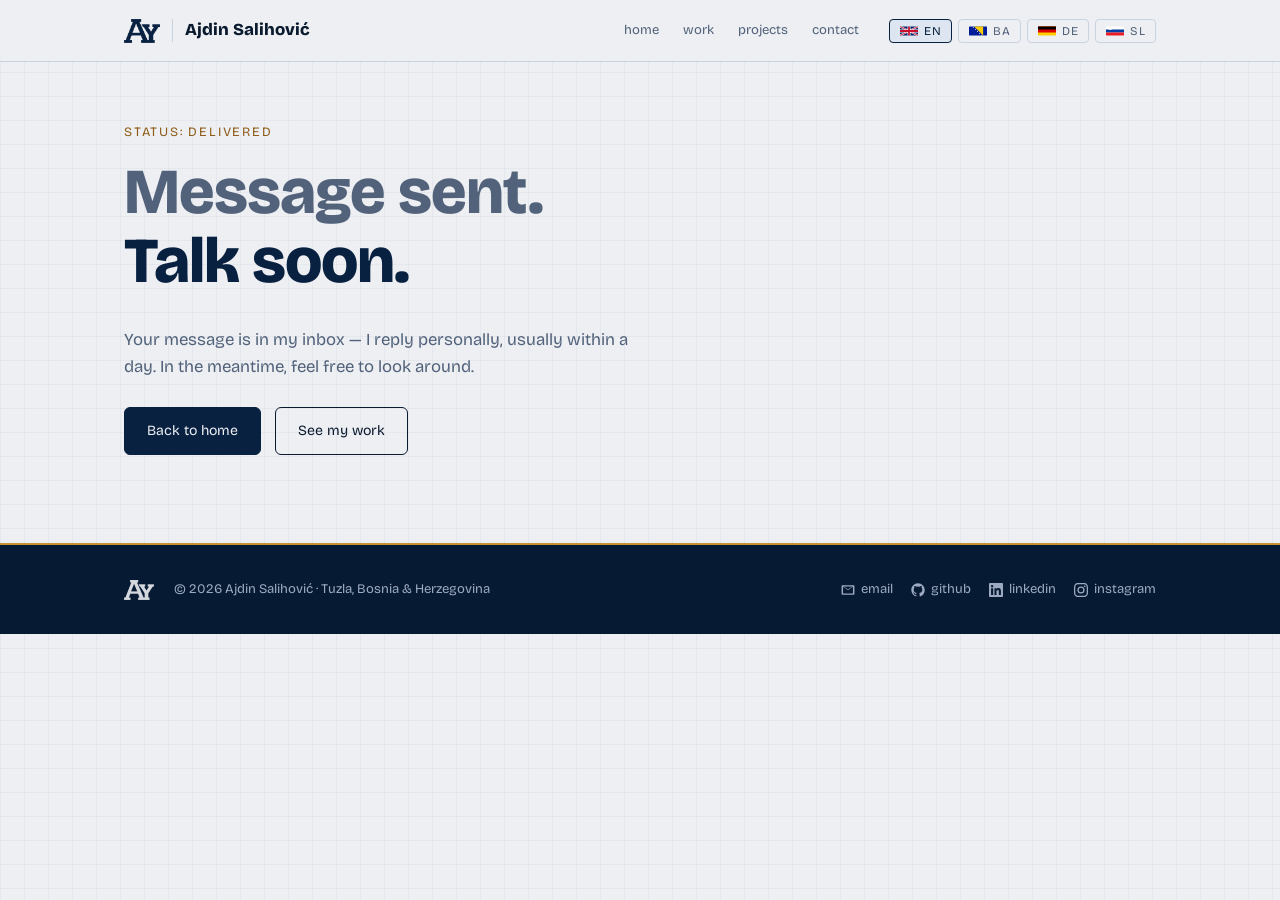
<file: thanks.html>
<!DOCTYPE html>
<html lang="en">
<head>
  <meta charset="UTF-8" />
  <meta name="viewport" content="width=device-width, initial-scale=1.0" />
  <title>Message sent — Ajdin Salihović</title>
  <meta name="robots" content="noindex" />
  <link rel="preconnect" href="https://fonts.googleapis.com" />
  <link rel="preconnect" href="https://fonts.gstatic.com" crossorigin />
  <link href="https://fonts.googleapis.com/css2?family=Bricolage+Grotesque:wght@400;500;600;700;800&display=swap" rel="stylesheet" />
  <link rel="icon" type="image/png" href="[data-uri]" />
  <link rel="apple-touch-icon" href="assets/favicon-180.png" />
  <meta name="theme-color" content="#092140" />
  
  <!-- Open Graph / Social Media Preview -->
  <meta property="og:type" content="website" />
  <meta property="og:title" content="Ajdin Salihović — Portfolio" />
  <meta property="og:description" content="Message received — a personal reply is on its way." />
  <meta property="og:image" content="https://ajdinsalihovic.github.io/portfolio_ai/assets/preview.jpg" />
  <meta property="og:image:width" content="1200" />
  <meta property="og:image:height" content="630" />
  
  <!-- Twitter Card -->
  <meta name="twitter:card" content="summary_large_image" />
  <meta name="twitter:title" content="Ajdin Salihović — Portfolio" />
  <meta name="twitter:image" content="https://ajdinsalihovic.github.io/portfolio_ai/assets/preview.jpg" />
  
  <link rel="stylesheet" href="styles.css" />
</head>
<body>

<a class="skip-link" href="#main">Skip to content</a>

<header class="nav">
  <div class="nav-inner">
    <a class="brand" href="./"><span class="brand-mark" aria-hidden="true"></span><span class="brand-name">Ajdin Salihović</span></a>
    <nav class="nav-links" aria-label="Main">
      <a href="./">home</a>
      <a href="work">work</a>
      <a href="projects">projects</a>
      <a href="contact">contact</a>
    </nav>
    <div class="lang-switch" role="group" aria-label="Language">
      <button class="lang-btn" type="button" data-lang="en" aria-label="English">
        <svg viewBox="0 0 60 30" aria-hidden="true"><rect width="60" height="30" fill="#012169"/><path d="M0,0 60,30 M60,0 0,30" stroke="#fff" stroke-width="6"/><path d="M0,0 60,30 M60,0 0,30" stroke="#C8102E" stroke-width="3"/><path d="M30,0 V30 M0,15 H60" stroke="#fff" stroke-width="10"/><path d="M30,0 V30 M0,15 H60" stroke="#C8102E" stroke-width="6"/></svg>
        <span>EN</span>
      </button>
      <button class="lang-btn" type="button" data-lang="ba" aria-label="Bosanski">
        <svg viewBox="0 0 60 30" aria-hidden="true"><rect width="60" height="30" fill="#001C98"/><path d="M17,0 H47 V30 Z" fill="#FECB00"/><circle cx="14.5" cy="2.5" r="1.7" fill="#fff"/><circle cx="21.5" cy="9.5" r="1.7" fill="#fff"/><circle cx="28.5" cy="16.5" r="1.7" fill="#fff"/><circle cx="35.5" cy="23.5" r="1.7" fill="#fff"/><circle cx="42.5" cy="29" r="1.7" fill="#fff"/></svg>
        <span>BA</span>
      </button>
      <button class="lang-btn" type="button" data-lang="de" aria-label="Deutsch">
        <svg viewBox="0 0 60 30" aria-hidden="true"><rect width="60" height="30" fill="#FFCE00"/><rect width="60" height="20" fill="#DD0000"/><rect width="60" height="10" fill="#000"/></svg>
        <span>DE</span>
      </button>
      <button class="lang-btn" type="button" data-lang="sl" aria-label="Slovenščina">
        <svg viewBox="0 0 60 30" aria-hidden="true"><rect width="60" height="10" fill="#FFFFFF"/><rect y="10" width="60" height="10" fill="#003DA5"/><rect y="20" width="60" height="10" fill="#ED1C24"/><g transform="translate(8,2)"><path d="M6 2 L12 10 L0 10 Z" fill="#FFFFFF"/><path d="M3 8 Q6 12 9 8" stroke="#003DA5" fill="none" stroke-width="0.8"/><path d="M3 10 Q6 14 9 10" stroke="#003DA5" fill="none" stroke-width="0.8"/><circle cx="3" cy="2" r="0.7" fill="#FFD700"/><circle cx="6" cy="0.8" r="0.7" fill="#FFD700"/><circle cx="9" cy="2" r="0.7" fill="#FFD700"/></g></svg>
        <span>SL</span>
      </button>
    </div>
  </div>
</header>

<main id="main">
  <section class="hero">
    <div class="wrap">
      <p class="eyebrow">status: delivered</p>
      <h1>Message sent.<br /><span class="title-line">Talk soon.</span></h1>
      <p class="hero-sub">
        Your message is in my inbox — I reply personally, usually within a day.
        In the meantime, feel free to look around.
      </p>
      <div class="hero-actions">
        <a class="btn btn-primary" href="./">Back to home</a>
        <a class="btn btn-ghost" href="work">See my work</a>
      </div>
    </div>
  </section>
</main>

<footer class="footer">
  <div class="footer-inner">
    <span class="footer-mark" aria-hidden="true"></span>
    <span>© <span id="year">2026</span> Ajdin Salihović · Tuzla, Bosnia &amp; Herzegovina</span>
    <div class="footer-links">
      <a href="mailto:ajdin-salihovic@outlook.com"><svg class="icon" viewBox="0 0 24 24" aria-hidden="true"><path d="M2 4h20a1 1 0 0 1 1 1v14a1 1 0 0 1-1 1H2a1 1 0 0 1-1-1V5a1 1 0 0 1 1-1zm10 8.6L3.5 6.2v11.6h17V6.2L12 12.6zM4.9 6l7.1 5.3L19.1 6H4.9z"/></svg>email</a>
      <a href="https://github.com/AjdinSalihovic" target="_blank" rel="noopener"><svg class="icon" viewBox="0 0 24 24" aria-hidden="true"><path d="M12 .5C5.65.5.5 5.65.5 12c0 5.08 3.29 9.39 7.86 10.91.58.11.79-.25.79-.56 0-.27-.01-1.17-.02-2.12-3.2.7-3.88-1.36-3.88-1.36-.52-1.33-1.28-1.68-1.28-1.68-1.04-.71.08-.7.08-.7 1.15.08 1.76 1.19 1.76 1.19 1.03 1.76 2.69 1.25 3.35.96.1-.75.4-1.25.72-1.54-2.55-.29-5.24-1.28-5.24-5.69 0-1.26.45-2.28 1.19-3.09-.12-.29-.52-1.46.11-3.05 0 0 .97-.31 3.17 1.18a11 11 0 0 1 5.77 0c2.2-1.49 3.16-1.18 3.16-1.18.63 1.59.24 2.76.12 3.05.74.81 1.19 1.83 1.19 3.09 0 4.42-2.7 5.39-5.27 5.68.41.36.78 1.06.78 2.14 0 1.55-.01 2.79-.01 3.17 0 .31.21.68.8.56A11.52 11.52 0 0 0 23.5 12C23.5 5.65 18.35.5 12 .5z"/></svg>github</a>
      <a href="https://www.linkedin.com/in/ajdin-salihovic/" target="_blank" rel="noopener"><svg class="icon" viewBox="0 0 24 24" aria-hidden="true"><path d="M20.45 20.45h-3.55v-5.57c0-1.33-.03-3.04-1.85-3.04-1.85 0-2.14 1.45-2.14 2.94v5.67H9.36V9h3.41v1.56h.05c.47-.9 1.63-1.85 3.36-1.85 3.6 0 4.27 2.37 4.27 5.45v6.29zM5.34 7.43a2.06 2.06 0 1 1 0-4.12 2.06 2.06 0 0 1 0 4.12zM7.12 20.45H3.56V9h3.56v11.45zM22.22 0H1.77C.79 0 0 .77 0 1.72v20.55C0 23.23.79 24 1.77 24h20.45c.98 0 1.78-.77 1.78-1.73V1.72C24 .77 23.2 0 22.22 0z"/></svg>linkedin</a>
      <a href="https://www.instagram.com/ajdin_thinks_data/" target="_blank" rel="noopener"><svg class="icon" viewBox="0 0 24 24" aria-hidden="true"><path d="M12 2.16c3.2 0 3.58.01 4.85.07 1.17.05 1.8.25 2.23.41.56.22.96.48 1.38.9.42.42.68.82.9 1.38.16.42.36 1.06.41 2.23.06 1.27.07 1.65.07 4.85s-.01 3.58-.07 4.85c-.05 1.17-.25 1.8-.41 2.23-.22.56-.48.96-.9 1.38-.42.42-.82.68-1.38.9-.42.16-1.06.36-2.23.41-1.27.06-1.65.07-4.85.07s-3.58-.01-4.85-.07c-1.17-.05-1.8-.25-2.23-.41a3.72 3.72 0 0 1-1.38-.9 3.72 3.72 0 0 1-.9-1.38c-.16-.42-.36-1.06-.41-2.23-.06-1.27-.07-1.65-.07-4.85s.01-3.58.07-4.85c.05-1.17.25-1.8.41-2.23.22-.56.48-.96.9-1.38.42-.42.82-.68 1.38-.9.42-.16 1.06-.36 2.23-.41 1.27-.06 1.65-.07 4.85-.07M12 0C8.74 0 8.33.01 7.05.07 5.78.13 4.9.33 4.14.63c-.79.3-1.46.72-2.13 1.38A5.88 5.88 0 0 0 .63 4.14C.33 4.9.13 5.78.07 7.05.01 8.33 0 8.74 0 12s.01 3.67.07 4.95c.06 1.27.26 2.15.56 2.91.3.79.72 1.46 1.38 2.13a5.88 5.88 0 0 0 2.13 1.38c.76.3 1.64.5 2.91.56C8.33 23.99 8.74 24 12 24s3.67-.01 4.95-.07c1.27-.06 2.15-.26 2.91-.56a5.88 5.88 0 0 0 2.13-1.38 5.88 5.88 0 0 0 1.38-2.13c.3-.76.5-1.64.56-2.91.06-1.28.07-1.69.07-4.95s-.01-3.67-.07-4.95c-.06-1.27-.26-2.15-.56-2.91a5.88 5.88 0 0 0-1.38-2.13A5.88 5.88 0 0 0 19.86.63c-.76-.3-1.64-.5-2.91-.56C15.67.01 15.26 0 12 0zm0 5.84A6.16 6.16 0 1 0 18.16 12 6.16 6.16 0 0 0 12 5.84zm0 10.16A4 4 0 1 1 16 12a4 4 0 0 1-4 4zm7.85-10.4a1.44 1.44 0 1 1-1.44-1.44 1.44 1.44 0 0 1 1.44 1.44z"/></svg>instagram</a>
    </div>
  </div>
</footer>

<script src="i18n.js"></script>
<script src="script.js"></script>
</body>
</html>
</file>
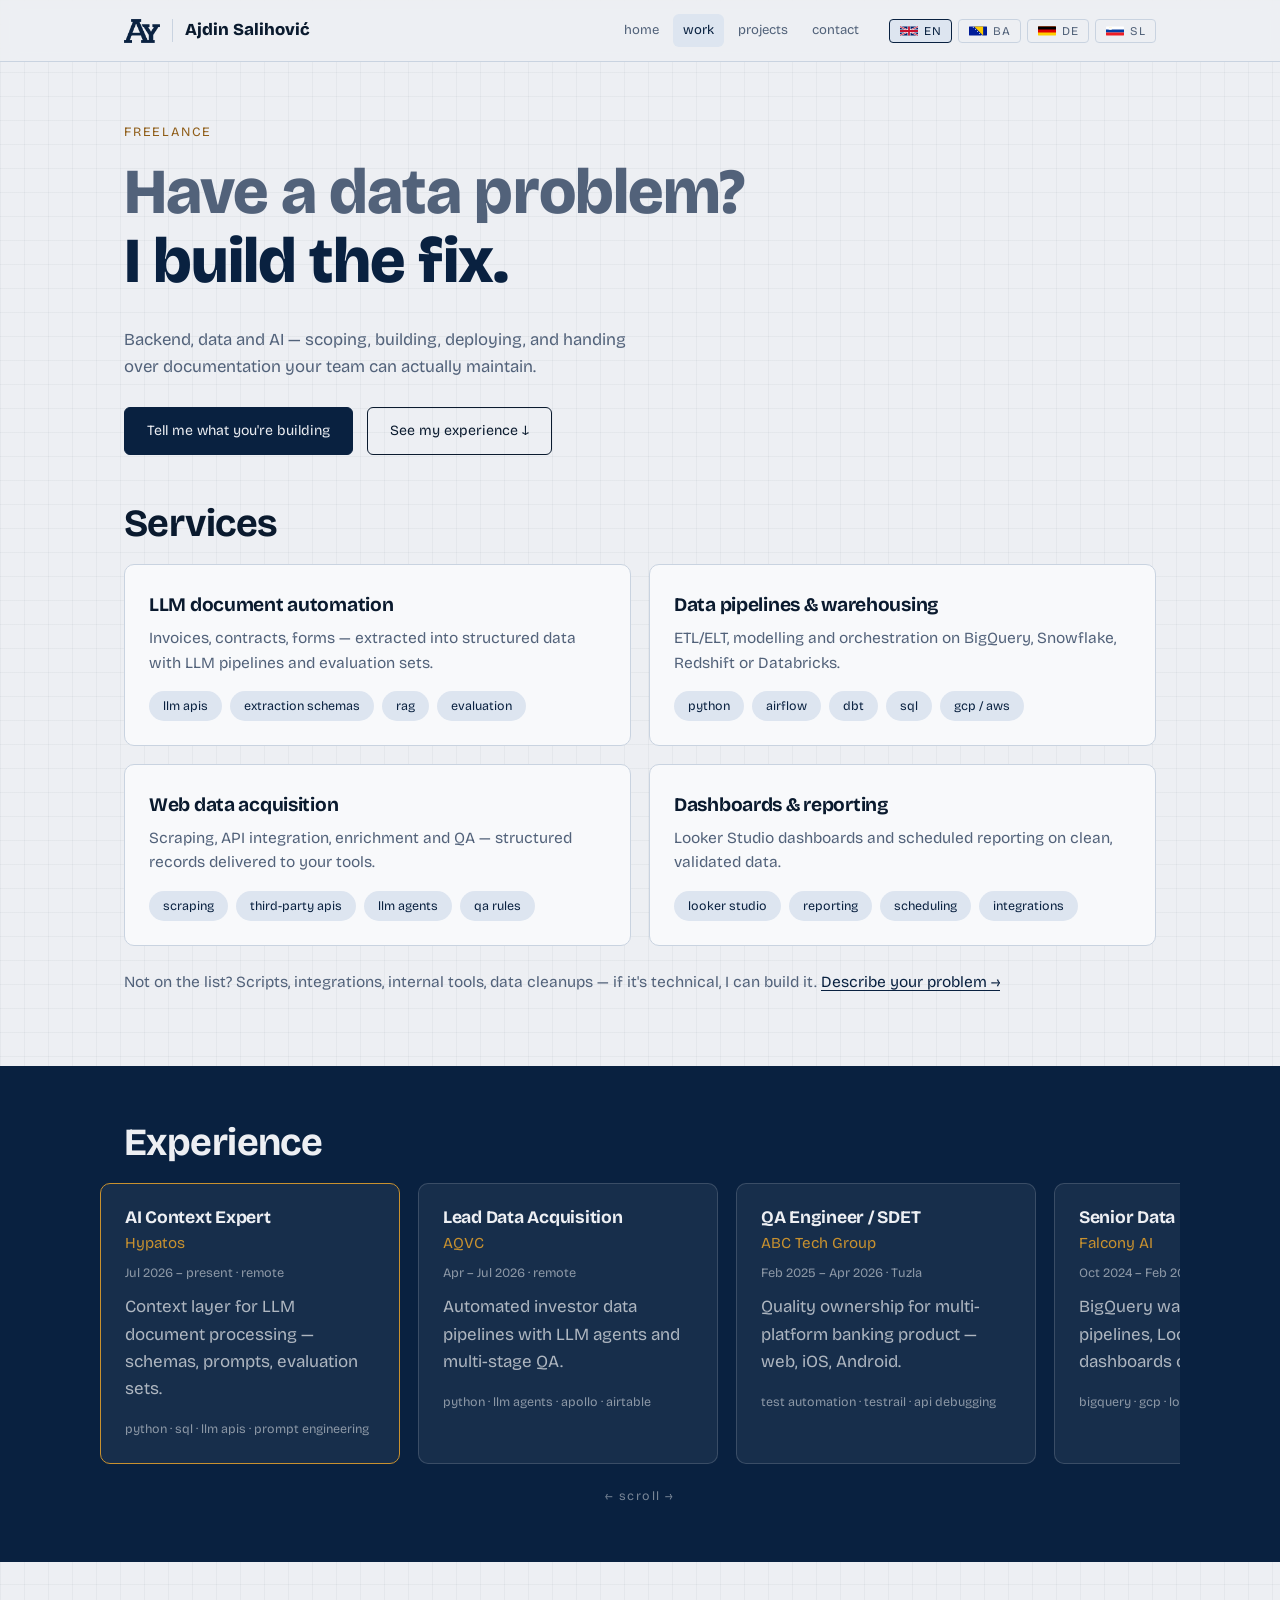
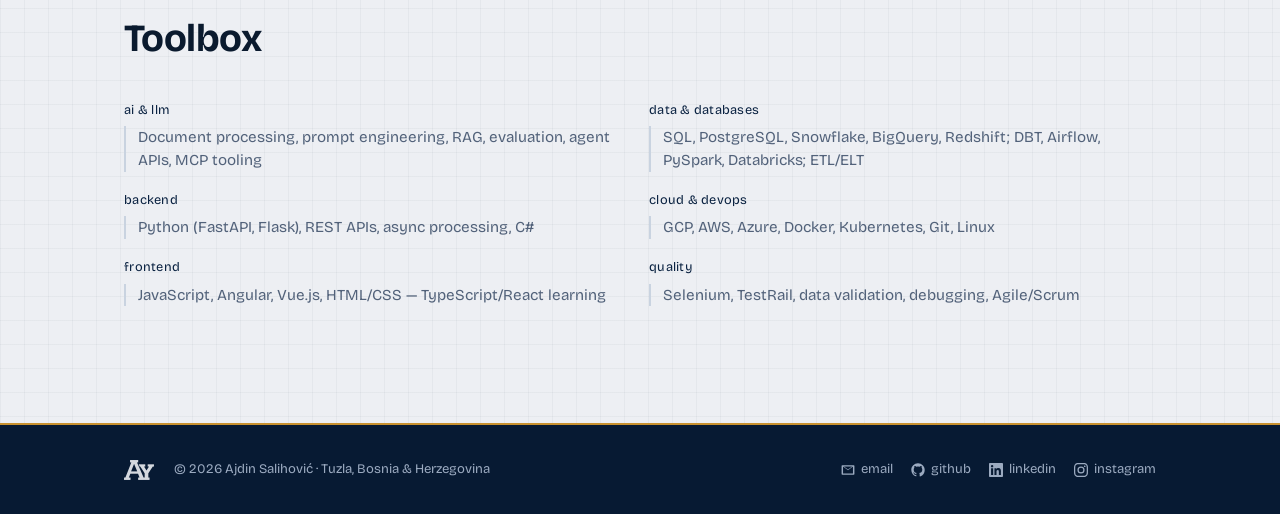
<file: work.html>
<!DOCTYPE html>
<html lang="en">
<head>
  <meta charset="UTF-8" />
  <meta name="viewport" content="width=device-width, initial-scale=1.0" />
  <title>Work &amp; Freelance — Ajdin Salihović</title>
  <meta name="description" content="Freelance AI &amp; data engineering — LLM document automation, data pipelines, web data acquisition and dashboards — plus eight years of engineering roles behind it." />
  <link rel="preconnect" href="https://fonts.googleapis.com" />
  <link rel="preconnect" href="https://fonts.gstatic.com" crossorigin />
  <link href="https://fonts.googleapis.com/css2?family=Bricolage+Grotesque:wght@400;500;600;700;800&display=swap" rel="stylesheet" />
  <link rel="icon" type="image/png" href="[data-uri]" />
  <link rel="apple-touch-icon" href="assets/favicon-180.png" />
  <meta name="theme-color" content="#092140" />
  
  <!-- Open Graph / Social Media Preview -->
  <meta property="og:type" content="website" />
  <meta property="og:title" content="Ajdin Salihović — Portfolio" />
  <meta property="og:description" content="Freelance AI and data engineering services — LLM document automation, pipelines, web data acquisition, dashboards — plus eight years of engineering experience." />
  <meta property="og:image" content="https://ajdinsalihovic.github.io/portfolio_ai/assets/preview.jpg" />
  <meta property="og:image:width" content="1200" />
  <meta property="og:image:height" content="630" />
  
  <!-- Twitter Card -->
  <meta name="twitter:card" content="summary_large_image" />
  <meta name="twitter:title" content="Ajdin Salihović — Portfolio" />
  <meta name="twitter:image" content="https://ajdinsalihovic.github.io/portfolio_ai/assets/preview.jpg" />
  
  <link rel="stylesheet" href="styles.css" />
</head>
<body>

<a class="skip-link" href="#main">Skip to content</a>

<header class="nav">
  <div class="nav-inner">
    <a class="brand" href="./"><span class="brand-mark" aria-hidden="true"></span><span class="brand-name">Ajdin Salihović</span></a>
    <nav class="nav-links" aria-label="Main">
      <a href="./">home</a>
      <a href="work" aria-current="page">work</a>
      <a href="projects">projects</a>
      <a href="contact">contact</a>
    </nav>
    <div class="lang-switch" role="group" aria-label="Language">
      <button class="lang-btn" type="button" data-lang="en" aria-label="English">
        <svg viewBox="0 0 60 30" aria-hidden="true"><rect width="60" height="30" fill="#012169"/><path d="M0,0 60,30 M60,0 0,30" stroke="#fff" stroke-width="6"/><path d="M0,0 60,30 M60,0 0,30" stroke="#C8102E" stroke-width="3"/><path d="M30,0 V30 M0,15 H60" stroke="#fff" stroke-width="10"/><path d="M30,0 V30 M0,15 H60" stroke="#C8102E" stroke-width="6"/></svg>
        <span>EN</span>
      </button>
      <button class="lang-btn" type="button" data-lang="ba" aria-label="Bosanski">
        <svg viewBox="0 0 60 30" aria-hidden="true"><rect width="60" height="30" fill="#001C98"/><path d="M17,0 H47 V30 Z" fill="#FECB00"/><circle cx="14.5" cy="2.5" r="1.7" fill="#fff"/><circle cx="21.5" cy="9.5" r="1.7" fill="#fff"/><circle cx="28.5" cy="16.5" r="1.7" fill="#fff"/><circle cx="35.5" cy="23.5" r="1.7" fill="#fff"/><circle cx="42.5" cy="29" r="1.7" fill="#fff"/></svg>
        <span>BA</span>
      </button>
      <button class="lang-btn" type="button" data-lang="de" aria-label="Deutsch">
        <svg viewBox="0 0 60 30" aria-hidden="true"><rect width="60" height="30" fill="#FFCE00"/><rect width="60" height="20" fill="#DD0000"/><rect width="60" height="10" fill="#000"/></svg>
        <span>DE</span>
      </button>
      <button class="lang-btn" type="button" data-lang="sl" aria-label="Slovenščina">
        <svg viewBox="0 0 60 30" aria-hidden="true"><rect width="60" height="10" fill="#FFFFFF"/><rect y="10" width="60" height="10" fill="#003DA5"/><rect y="20" width="60" height="10" fill="#ED1C24"/><g transform="translate(8,2)"><path d="M6 2 L12 10 L0 10 Z" fill="#FFFFFF"/><path d="M3 8 Q6 12 9 8" stroke="#003DA5" fill="none" stroke-width="0.8"/><path d="M3 10 Q6 14 9 10" stroke="#003DA5" fill="none" stroke-width="0.8"/><circle cx="3" cy="2" r="0.7" fill="#FFD700"/><circle cx="6" cy="0.8" r="0.7" fill="#FFD700"/><circle cx="9" cy="2" r="0.7" fill="#FFD700"/></g></svg>
        <span>SL</span>
      </button>
    </div>
  </div>
</header>

<main id="main">
  <section class="hero">
    <div class="wrap">
      <p class="eyebrow">Freelance</p>
      <h1>Have a data problem?<br /><span class="title-line">I build the fix.</span></h1>
      <p class="hero-sub">
        Backend, data and AI — scoping, building, deploying, and handing over
        documentation your team can actually maintain.
      </p>
      <div class="hero-actions">
        <a class="btn btn-primary" href="contact">Tell me what you're building</a>
        <a class="btn btn-ghost" href="#experience">See my experience ↓</a>
      </div>
    </div>
  </section>

  <section class="section">
    <div class="wrap">
      <h2>Services</h2>
      <div class="grid-2">
        <div class="card">
          <h3>LLM document automation</h3>
          <p>Invoices, contracts, forms — extracted into structured data with LLM pipelines and evaluation sets.</p>
          <ul class="chips"><li>llm apis</li><li>extraction schemas</li><li>rag</li><li>evaluation</li></ul>
        </div>
        <div class="card">
          <h3>Data pipelines &amp; warehousing</h3>
          <p>ETL/ELT, modelling and orchestration on BigQuery, Snowflake, Redshift or Databricks.</p>
          <ul class="chips"><li>python</li><li>airflow</li><li>dbt</li><li>sql</li><li>gcp / aws</li></ul>
        </div>
        <div class="card">
          <h3>Web data acquisition</h3>
          <p>Scraping, API integration, enrichment and QA — structured records delivered to your tools.</p>
          <ul class="chips"><li>scraping</li><li>third-party apis</li><li>llm agents</li><li>qa rules</li></ul>
        </div>
        <div class="card">
          <h3>Dashboards &amp; reporting</h3>
          <p>Looker Studio dashboards and scheduled reporting on clean, validated data.</p>
          <ul class="chips"><li>looker studio</li><li>reporting</li><li>scheduling</li><li>integrations</li></ul>
        </div>
      </div>

      <p class="section-cta">Not on the list? Scripts, integrations, internal tools, data cleanups — if it's technical, I can build it. <a href="contact">Describe your problem →</a></p>
    </div>
  </section>

  <section class="section section-dark" id="experience">
    <div class="wrap">
      <h2>Experience</h2>
      <div class="experience-track">
        <div class="exp-card current">
          <h3>AI Context Expert</h3>
          <div class="exp-org">Hypatos</div>
          <div class="exp-meta">Jul 2026 – present · remote</div>
          <p>Context layer for LLM document processing — schemas, prompts, evaluation sets.</p>
          <div class="exp-stack">python · sql · llm apis · prompt engineering</div>
        </div>
        <div class="exp-card">
          <h3>Lead Data Acquisition</h3>
          <div class="exp-org">AQVC</div>
          <div class="exp-meta">Apr – Jul 2026 · remote</div>
          <p>Automated investor data pipelines with LLM agents and multi-stage QA.</p>
          <div class="exp-stack">python · llm agents · apollo · airtable</div>
        </div>
        <div class="exp-card">
          <h3>QA Engineer / SDET</h3>
          <div class="exp-org">ABC Tech Group</div>
          <div class="exp-meta">Feb 2025 – Apr 2026 · Tuzla</div>
          <p>Quality ownership for multi-platform banking product — web, iOS, Android.</p>
          <div class="exp-stack">test automation · testrail · api debugging</div>
        </div>
        <div class="exp-card">
          <h3>Senior Data Engineer</h3>
          <div class="exp-org">Falcony AI</div>
          <div class="exp-meta">Oct 2024 – Feb 2025 · remote</div>
          <p>BigQuery warehouses, ETL/ELT pipelines, Looker Studio dashboards on GCP.</p>
          <div class="exp-stack">bigquery · gcp · looker studio · etl/elt</div>
        </div>
        <div class="exp-card">
          <h3>Senior Data Engineer</h3>
          <div class="exp-org">Quantox Technology</div>
          <div class="exp-meta">Aug – Dec 2024 · remote</div>
          <p>PySpark/Databricks platform — streaming data to gold-layer analytics.</p>
          <div class="exp-stack">pyspark · databricks · streaming</div>
        </div>
        <div class="exp-card">
          <h3>Data Engineer</h3>
          <div class="exp-org">Endava</div>
          <div class="exp-meta">Oct 2022 – Jul 2023 · Sarajevo</div>
          <p>Airflow DAGs, SQL models on Snowflake and Oracle for real-time analytics.</p>
          <div class="exp-stack">airflow · snowflake · oracle · python</div>
        </div>
        <div class="exp-card">
          <h3>Data Engineer</h3>
          <div class="exp-org">Virgin Pulse</div>
          <div class="exp-meta">Oct 2020 – Sep 2022 · Tuzla</div>
          <p>Production pipelines on Redshift and Snowflake, data quality improvements.</p>
          <div class="exp-stack">redshift · snowflake · airflow · shell</div>
        </div>
        <div class="exp-card">
          <h3>Software Developer</h3>
          <div class="exp-org">Cape Ann Enterprises</div>
          <div class="exp-meta">Feb 2018 – Oct 2019 · BiH</div>
          <p>Angular, Drupal, JavaScript apps with Selenium UI testing.</p>
          <div class="exp-stack">angular · drupal · javascript · selenium</div>
        </div>
        <div class="exp-card">
          <h3>Programming Instructor</h3>
          <div class="exp-org">Algorithmics &amp; Coding Giants</div>
          <div class="exp-meta">Feb 2022 – present · remote</div>
          <p>Python, C# and web fundamentals for students aged 6–18.</p>
          <div class="exp-stack">python · c# · teaching</div>
        </div>
      </div>
      <p class="scroll-hint">← scroll →</p>
    </div>
  </section>

  <section class="section">
    <div class="wrap">
      <h2>Toolbox</h2>
      <div class="grid-2">
        <div class="card-slim">
          <dl class="skills">
            <dt>ai &amp; llm</dt>
            <dd>Document processing, prompt engineering, RAG, evaluation, agent APIs, MCP tooling</dd>
            <dt>backend</dt>
            <dd>Python (FastAPI, Flask), REST APIs, async processing, C#</dd>
            <dt>frontend</dt>
            <dd>JavaScript, Angular, Vue.js, HTML/CSS — TypeScript/React learning</dd>
          </dl>
        </div>
        <div class="card-slim">
          <dl class="skills">
            <dt>data &amp; databases</dt>
            <dd>SQL, PostgreSQL, Snowflake, BigQuery, Redshift; DBT, Airflow, PySpark, Databricks; ETL/ELT</dd>
            <dt>cloud &amp; devops</dt>
            <dd>GCP, AWS, Azure, Docker, Kubernetes, Git, Linux</dd>
            <dt>quality</dt>
            <dd>Selenium, TestRail, data validation, debugging, Agile/Scrum</dd>
          </dl>
        </div>
      </div>
    </div>
  </section>
</main>

<footer class="footer">
  <div class="footer-inner">
    <span class="footer-mark" aria-hidden="true"></span>
    <span>© <span id="year">2026</span> Ajdin Salihović · Tuzla, Bosnia &amp; Herzegovina</span>
    <div class="footer-links">
      <a href="mailto:ajdin-salihovic@outlook.com"><svg class="icon" viewBox="0 0 24 24" aria-hidden="true"><path d="M2 4h20a1 1 0 0 1 1 1v14a1 1 0 0 1-1 1H2a1 1 0 0 1-1-1V5a1 1 0 0 1 1-1zm10 8.6L3.5 6.2v11.6h17V6.2L12 12.6zM4.9 6l7.1 5.3L19.1 6H4.9z"/></svg>email</a>
      <a href="https://github.com/AjdinSalihovic" target="_blank" rel="noopener"><svg class="icon" viewBox="0 0 24 24" aria-hidden="true"><path d="M12 .5C5.65.5.5 5.65.5 12c0 5.08 3.29 9.39 7.86 10.91.58.11.79-.25.79-.56 0-.27-.01-1.17-.02-2.12-3.2.7-3.88-1.36-3.88-1.36-.52-1.33-1.28-1.68-1.28-1.68-1.04-.71.08-.7.08-.7 1.15.08 1.76 1.19 1.76 1.19 1.03 1.76 2.69 1.25 3.35.96.1-.75.4-1.25.72-1.54-2.55-.29-5.24-1.28-5.24-5.69 0-1.26.45-2.28 1.19-3.09-.12-.29-.52-1.46.11-3.05 0 0 .97-.31 3.17 1.18a11 11 0 0 1 5.77 0c2.2-1.49 3.16-1.18 3.16-1.18.63 1.59.24 2.76.12 3.05.74.81 1.19 1.83 1.19 3.09 0 4.42-2.7 5.39-5.27 5.68.41.36.78 1.06.78 2.14 0 1.55-.01 2.79-.01 3.17 0 .31.21.68.8.56A11.52 11.52 0 0 0 23.5 12C23.5 5.65 18.35.5 12 .5z"/></svg>github</a>
      <a href="https://www.linkedin.com/in/ajdin-salihovic/" target="_blank" rel="noopener"><svg class="icon" viewBox="0 0 24 24" aria-hidden="true"><path d="M20.45 20.45h-3.55v-5.57c0-1.33-.03-3.04-1.85-3.04-1.85 0-2.14 1.45-2.14 2.94v5.67H9.36V9h3.41v1.56h.05c.47-.9 1.63-1.85 3.36-1.85 3.6 0 4.27 2.37 4.27 5.45v6.29zM5.34 7.43a2.06 2.06 0 1 1 0-4.12 2.06 2.06 0 0 1 0 4.12zM7.12 20.45H3.56V9h3.56v11.45zM22.22 0H1.77C.79 0 0 .77 0 1.72v20.55C0 23.23.79 24 1.77 24h20.45c.98 0 1.78-.77 1.78-1.73V1.72C24 .77 23.2 0 22.22 0z"/></svg>linkedin</a>
      <a href="https://www.instagram.com/ajdin_thinks_data/" target="_blank" rel="noopener"><svg class="icon" viewBox="0 0 24 24" aria-hidden="true"><path d="M12 2.16c3.2 0 3.58.01 4.85.07 1.17.05 1.8.25 2.23.41.56.22.96.48 1.38.9.42.42.68.82.9 1.38.16.42.36 1.06.41 2.23.06 1.27.07 1.65.07 4.85s-.01 3.58-.07 4.85c-.05 1.17-.25 1.8-.41 2.23-.22.56-.48.96-.9 1.38-.42.42-.82.68-1.38.9-.42.16-1.06.36-2.23.41-1.27.06-1.65.07-4.85.07s-3.58-.01-4.85-.07c-1.17-.05-1.8-.25-2.23-.41a3.72 3.72 0 0 1-1.38-.9 3.72 3.72 0 0 1-.9-1.38c-.16-.42-.36-1.06-.41-2.23-.06-1.27-.07-1.65-.07-4.85s.01-3.58.07-4.85c.05-1.17.25-1.8.41-2.23.22-.56.48-.96.9-1.38.42-.42.82-.68 1.38-.9.42-.16 1.06-.36 2.23-.41 1.27-.06 1.65-.07 4.85-.07M12 0C8.74 0 8.33.01 7.05.07 5.78.13 4.9.33 4.14.63c-.79.3-1.46.72-2.13 1.38A5.88 5.88 0 0 0 .63 4.14C.33 4.9.13 5.78.07 7.05.01 8.33 0 8.74 0 12s.01 3.67.07 4.95c.06 1.27.26 2.15.56 2.91.3.79.72 1.46 1.38 2.13a5.88 5.88 0 0 0 2.13 1.38c.76.3 1.64.5 2.91.56C8.33 23.99 8.74 24 12 24s3.67-.01 4.95-.07c1.27-.06 2.15-.26 2.91-.56a5.88 5.88 0 0 0 2.13-1.38 5.88 5.88 0 0 0 1.38-2.13c.3-.76.5-1.64.56-2.91.06-1.28.07-1.69.07-4.95s-.01-3.67-.07-4.95c-.06-1.27-.26-2.15-.56-2.91a5.88 5.88 0 0 0-1.38-2.13A5.88 5.88 0 0 0 19.86.63c-.76-.3-1.64-.5-2.91-.56C15.67.01 15.26 0 12 0zm0 5.84A6.16 6.16 0 1 0 18.16 12 6.16 6.16 0 0 0 12 5.84zm0 10.16A4 4 0 1 1 16 12a4 4 0 0 1-4 4zm7.85-10.4a1.44 1.44 0 1 1-1.44-1.44 1.44 1.44 0 0 1 1.44 1.44z"/></svg>instagram</a>
    </div>
  </div>
</footer>

<script src="i18n.js"></script>
<script src="script.js"></script>
</body>
</html>
</file>
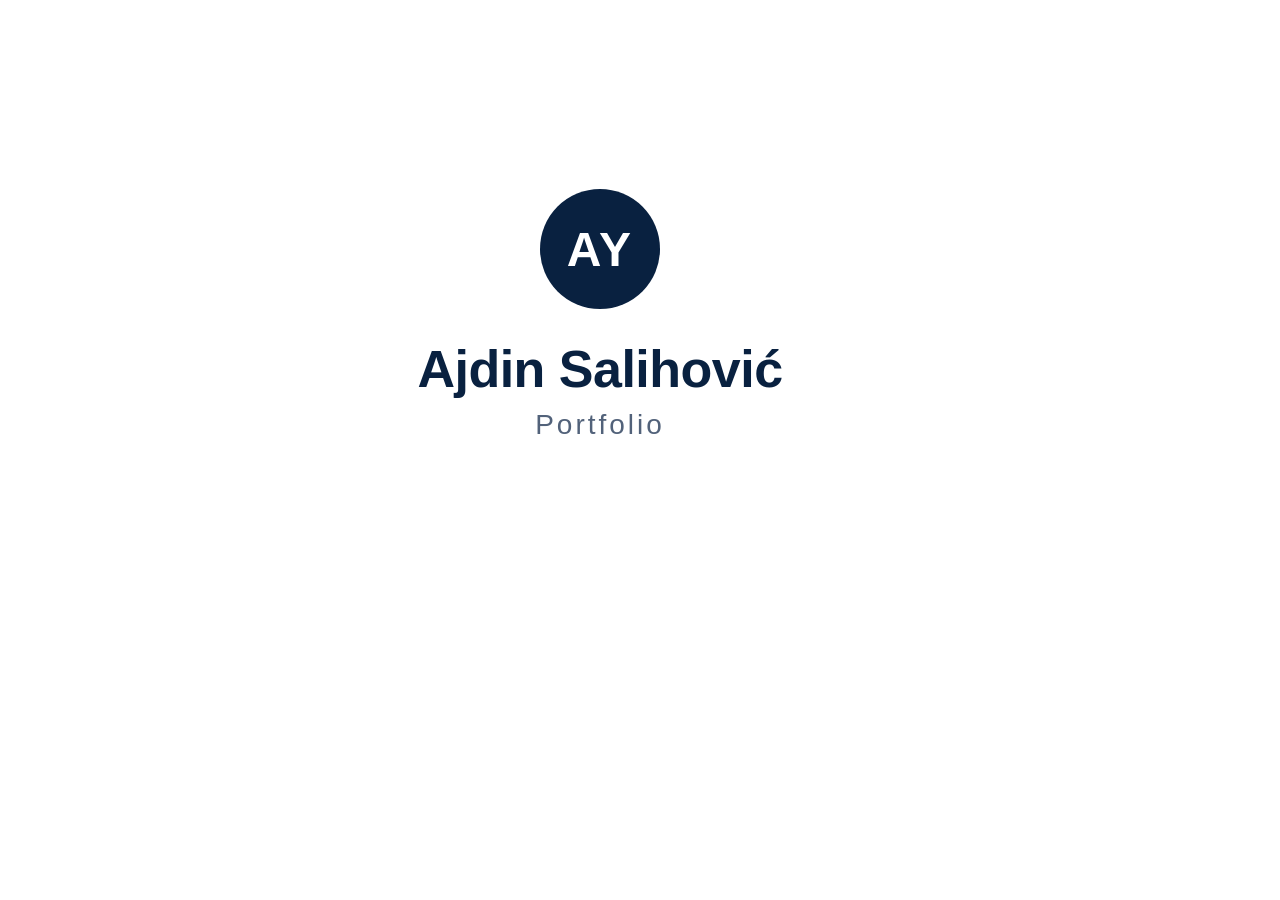
<file: assets/preview.html>
<!DOCTYPE html>
<html>
<head>
  <meta charset="UTF-8">
  <style>
    * { margin: 0; padding: 0; box-sizing: border-box; }
    body {
      width: 1200px;
      height: 630px;
      background: #FFFFFF;
      display: flex;
      flex-direction: column;
      align-items: center;
      justify-content: center;
      font-family: 'Helvetica Neue', Arial, sans-serif;
    }
    .logo {
      width: 120px;
      height: 120px;
      background: #092140;
      border-radius: 50%;
      display: flex;
      align-items: center;
      justify-content: center;
      margin-bottom: 30px;
    }
    .logo-text {
      color: white;
      font-size: 48px;
      font-weight: bold;
      letter-spacing: 2px;
    }
    .name {
      font-size: 52px;
      font-weight: 700;
      color: #092140;
      margin-bottom: 10px;
      letter-spacing: -0.5px;
    }
    .subtitle {
      font-size: 28px;
      font-weight: 400;
      color: #52627A;
      letter-spacing: 3px;
    }
  </style>
</head>
<body>
  <div class="logo">
    <span class="logo-text">AY</span>
  </div>
  <div class="name">Ajdin Salihović</div>
  <div class="subtitle">Portfolio</div>
</body>
</html>
</file>
<file: styles.css>
/* ============================================================
   Ajdin Salihović — portfolio
   Palette: drafting paper / AY navy / slate / brass signal
   Anchored on the navy of the AY monogram (#092140).
   Type: Bricolage Grotesque — single font for everything
   ============================================================ */

:root {
  /* surfaces — cool drafting paper, so the navy mark sits on its own hue family */
  --paper: #EDEFF3;
  --panel: #F8F9FB;
  --line: #C9D3E0;

  /* ink */
  --ink: #0A1A2E;
  --muted: #52627A;

  /* brand — taken straight from the AY monogram */
  --brand: #092140;
  --brand-soft: #DDE5F0;
  /* inline links need to read as interactive next to near-navy body text */
  --link: #175595;

  /* signal — brass, used sparingly: eyebrows, counters, data in motion */
  --signal: #8F5D18;
  --signal-bright: #C8912F;

  /* dark footer surface */
  --dark: #071A33;
  --dark-muted: #9BAAC0;

  --radius: 10px;
  --maxw: 1080px;
  --font-display: "Bricolage Grotesque", "Arial Black", sans-serif;
  --font-body: "Bricolage Grotesque", "Helvetica Neue", Arial, sans-serif;
}

* { box-sizing: border-box; }

html { scroll-behavior: smooth; }

body {
  margin: 0;
  background: var(--paper);
  background-image:
    linear-gradient(to right, rgba(9, 33, 64, 0.04) 1px, transparent 1px),
    linear-gradient(to bottom, rgba(9, 33, 64, 0.04) 1px, transparent 1px);
  background-size: 24px 24px;
  color: var(--ink);
  font-family: var(--font-body);
  font-size: 17px;
  line-height: 1.6;
  -webkit-font-smoothing: antialiased;
}

::selection { background: var(--brand); color: var(--paper); }

a { color: var(--link); text-decoration-thickness: 1px; text-underline-offset: 3px; }
a:hover { color: var(--ink); }

a:focus-visible,
button:focus-visible,
input:focus-visible,
textarea:focus-visible {
  outline: 2px solid var(--signal);
  outline-offset: 3px;
  border-radius: 2px;
}

h1, h2, h3 {
  font-family: var(--font-display);
  line-height: 1.08;
  letter-spacing: -0.015em;
  margin: 0 0 0.5em;
}

h1 { font-size: clamp(2.4rem, 6vw, 4.2rem); font-weight: 800; }
h2 { font-size: clamp(1.7rem, 3.5vw, 2.4rem); font-weight: 700; }
h3 { font-size: 1.2rem; font-weight: 700; }

p { margin: 0 0 1em; }

.wrap { max-width: var(--maxw); margin: 0 auto; padding: 0 24px; }

.eyebrow {
  font-family: var(--font-body);
  font-size: 0.8rem;
  letter-spacing: 0.14em;
  text-transform: uppercase;
  color: var(--signal);
  margin-bottom: 0.9rem;
}

/* ---------------------------- nav --------------------------- */
.nav {
  position: sticky;
  top: 0;
  z-index: 50;
  background: color-mix(in srgb, var(--paper) 88%, transparent);
  backdrop-filter: blur(8px);
  border-bottom: 1px solid var(--line);
}
.nav-inner {
  max-width: var(--maxw);
  margin: 0 auto;
  padding: 14px 24px;
  display: flex;
  align-items: center;
  gap: 20px;
  flex-wrap: wrap;
}
.brand {
  font-family: var(--font-display);
  font-weight: 800;
  font-size: 1.05rem;
  text-decoration: none;
  color: var(--ink);
  display: flex;
  align-items: center;
  gap: 12px;
}
.brand-mark {
  /* the AY monogram is inlined as a data URI — no external file to go missing */
  width: 36px;
  height: 24px;
  display: block;
  flex: none;
  background: url("[data-uri]") center/contain no-repeat;
  transition: transform 0.2s ease;
}
.brand:hover .brand-mark { transform: translateY(-1px); }

/* hairline between mark and wordmark — the ledger rule */
.brand-name {
  padding-left: 12px;
  border-left: 1px solid var(--line);
  line-height: 1.35;
}
.nav-links {
  margin-left: auto;
  display: flex;
  gap: 4px;
  flex-wrap: wrap;
}
.nav-links a {
  font-family: var(--font-body);
  font-size: 0.82rem;
  text-decoration: none;
  color: var(--muted);
  padding: 6px 10px;
  border-radius: 6px;
}
.nav-links a:hover { color: var(--ink); background: var(--brand-soft); }
.nav-links a[aria-current="page"] {
  color: var(--brand);
  background: var(--brand-soft);
}

/* language switcher */
.lang-switch { display: flex; gap: 6px; align-items: center; }
.lang-btn {
  display: inline-flex;
  align-items: center;
  gap: 6px;
  font-family: var(--font-body);
  font-size: 0.74rem;
  letter-spacing: 0.04em;
  border: 1px solid var(--line);
  border-radius: 4px;
  padding: 4px 10px;
  background: transparent;
  color: var(--muted);
  cursor: pointer;
}
.lang-btn svg { width: 18px; height: 12px; border-radius: 2px; display: block; }
.lang-btn:hover { border-color: var(--brand); color: var(--ink); }
.lang-btn.active { background: var(--brand-soft); border-color: var(--brand); color: var(--brand); }

/* --------------------------- hero --------------------------- */
.hero { padding: 60px 0 48px; overflow: hidden; }
.hero-inner { display: flex; align-items: center; gap: 48px; }
.hero-text { flex: 1 1 55%; min-width: 0; }
.hero-photo { flex: 0 0 340px; display: flex; align-items: center; justify-content: center; }
.hero h1 { color: var(--muted); font-size: clamp(2.6rem, 5.5vw, 4rem); }
.hero .title-line { color: var(--brand); }
.hero-sub { max-width: 520px; color: var(--muted); font-size: 1.05rem; }
.hero-actions { display: flex; gap: 14px; flex-wrap: wrap; margin-top: 26px; }
.hero + .section { border-top: none; padding-top: 0; }

.photo-placeholder {
  width: 300px;
  height: 360px;
  border: 2px dashed var(--line);
  border-radius: var(--radius);
  display: flex;
  align-items: center;
  justify-content: center;
  color: var(--muted);
  font-size: 0.88rem;
  text-align: center;
  background: var(--panel);
}

.hero-img {
  width: 300px;
  height: 360px;
  object-fit: cover;
  border-radius: var(--radius);
}

.btn {
  display: inline-block;
  font-family: var(--font-body);
  font-size: 0.88rem;
  text-decoration: none;
  padding: 12px 22px;
  border-radius: 6px;
  border: 1.5px solid var(--ink);
  color: var(--ink);
  background: transparent;
  cursor: pointer;
  transition: background 0.15s, color 0.15s;
}
.btn-primary { background: var(--brand); border-color: var(--brand); color: var(--paper); }
.btn-primary:hover { background: var(--ink); border-color: var(--ink); color: var(--paper); }
.btn-ghost:hover { background: var(--brand-soft); color: var(--ink); }

@media (prefers-reduced-motion: reduce) {
  html { scroll-behavior: auto; }
  .reveal { transition: none !important; transform: none !important; opacity: 1 !important; }
}

/* ------------------------- sections ------------------------- */
.section { padding: 56px 0; }
.section + .section { border-top: 1px solid var(--line); }

/* ---------------------- featured project ------------------- */
.featured-grid { display: flex; align-items: center; gap: 48px; }
.featured-text { flex: 1 1 50%; }
.featured-visual { flex: 1 1 40%; }
.featured-img-placeholder {
  width: 100%;
  aspect-ratio: 4 / 3;
  border: 2px dashed var(--line);
  border-radius: var(--radius);
  display: flex;
  align-items: center;
  justify-content: center;
  color: var(--muted);
  font-size: 0.85rem;
  text-align: center;
  background: var(--panel);
}

/* ---------------------- quote section ---------------------- */
.section-quote { padding: 48px 0; }
.quote {
  position: relative;
  padding: 32px 0 24px 48px;
  border-left: 3px solid var(--signal);
  margin: 0;
}
.quote-mark {
  position: absolute;
  top: 12px;
  left: 10px;
  font-family: var(--font-display);
  font-size: 4rem;
  line-height: 1;
  color: var(--signal-bright);
  opacity: 0.35;
}
.quote p {
  font-size: 1.2rem;
  font-style: italic;
  color: var(--ink);
  margin: 0 0 12px;
  line-height: 1.5;
}
.quote cite {
  font-style: normal;
  font-size: 0.88rem;
  color: var(--muted);
}

/* intro paragraph under a section heading */
.section-lead {
  max-width: 620px;
  color: var(--muted);
  font-size: 1.05rem;
  margin-bottom: 30px;
}

/* jump targets must clear the sticky nav */
[id] { scroll-margin-top: 84px; }

.grid-3 { display: grid; grid-template-columns: repeat(3, 1fr); gap: 18px; }
.grid-2 { display: grid; grid-template-columns: repeat(2, 1fr); gap: 18px; }
@media (max-width: 860px) { .grid-3 { grid-template-columns: 1fr; } .grid-2 { grid-template-columns: 1fr; } }

.card {
  background: var(--panel);
  border: 1px solid var(--line);
  border-radius: var(--radius);
  padding: 24px;
}
.card h3 { margin-top: 0.4rem; }
.card p { color: var(--muted); font-size: 0.97rem; }
a.card { text-decoration: none; color: inherit; display: block; transition: border-color 0.15s, transform 0.15s; }
a.card:hover { border-color: var(--brand); }


/* about section — different layout, no card grid */
.about-text { max-width: 680px; margin-bottom: 34px; }
.about-text p { font-size: 1.05rem; }
.details-grid {
  display: grid;
  grid-template-columns: 1fr 1fr;
  gap: 30px 40px;
  margin-bottom: 30px;
}
@media (max-width: 700px) { .details-grid { grid-template-columns: 1fr; } }
.details-grid h3 {
  font-size: 0.95rem;
  margin-bottom: 12px;
  padding-bottom: 8px;
  border-bottom: 1px solid var(--line);
  color: var(--ink);
}
.about-links {
  display: flex;
  align-items: center;
  gap: 16px;
  flex-wrap: wrap;
  font-size: 0.88rem;
}
.about-links a:not(.btn) { color: var(--muted); }
.about-links a:not(.btn):hover { color: var(--ink); }
.social-inline {
  display: inline-flex;
  align-items: center;
  gap: 4px;
  font-size: 0.88rem;
  color: var(--muted);
  margin-left: 6px;
}
.social-inline a { color: var(--muted); text-decoration: none; }
.social-inline a:hover { color: var(--ink); text-decoration: underline; }

/* ----------------------- record blocks ---------------------- */
.record {
  border: 1px solid var(--line);
  border-radius: var(--radius);
  background: var(--panel);
  padding: 26px 26px 20px;
  margin-bottom: 18px;
}
.record-head {
  display: flex;
  align-items: baseline;
  gap: 14px;
  flex-wrap: wrap;
}
.record-head h3 { margin: 0; }
.record-org { font-family: var(--font-body); font-size: 0.85rem; color: var(--signal); }
.record-meta {
  display: flex;
  gap: 22px;
  flex-wrap: wrap;
  margin: 10px 0 14px;
  font-family: var(--font-body);
  font-size: 0.8rem;
  color: var(--muted);
}
.record ul { margin: 0; padding-left: 20px; color: var(--muted); font-size: 0.96rem; }
.record ul li { margin-bottom: 6px; }
.record .stack-line { margin-top: 14px; font-family: var(--font-body); font-size: 0.78rem; color: var(--brand); }

.badge-current {
  font-family: var(--font-body);
  font-size: 0.68rem;
  letter-spacing: 0.1em;
  text-transform: uppercase;
  background: var(--brand);
  color: var(--paper);
  border-radius: 4px;
  padding: 3px 10px;
}

/* skill groups */
.skills dt {
  font-family: var(--font-body);
  font-size: 0.8rem;
  color: var(--brand);
  margin-top: 18px;
  letter-spacing: 0.02em;
}
.skills dt:first-child { margin-top: 0; }
.skills dd {
  margin: 4px 0 0;
  color: var(--muted);
  font-size: 0.95rem;
  padding-left: 12px;
  border-left: 2px solid var(--line);
  margin-top: 6px;
  line-height: 1.5;
}



/* card variants */
.card-slim {
  background: transparent;
  border: none;
  padding: 4px 0;
}

/* dark section variant — breaks visual monotony */
.section-dark,
.section-dark + .section,
.section + .section-dark { border-top: none; }
.section-dark {
  background: var(--brand);
  color: var(--paper);
  overflow: visible;
}
.section-dark h2 { color: var(--paper); }
.section-dark p, .section-dark .section-lead { color: rgba(255,255,255,0.75); }
.section-dark a { color: rgba(255,255,255,0.85); }
.section-dark a:hover { color: #fff; }
.section-dark .btn-ghost {
  border-color: rgba(255,255,255,0.4);
  color: rgba(255,255,255,0.85);
}
.section-dark .btn-ghost:hover { background: rgba(255,255,255,0.12); color: #fff; }
.section-dark .exp-card { border-color: rgba(255,255,255,0.15); background: rgba(255,255,255,0.06); }
.section-dark .exp-card h3 { color: var(--paper); }
.section-dark .exp-card .exp-org { color: var(--signal-bright); }
.section-dark .exp-card .exp-meta { color: rgba(255,255,255,0.5); }
.section-dark .exp-card .exp-stack { color: rgba(255,255,255,0.5); }
.section-dark .exp-card p { color: rgba(255,255,255,0.65); }
.section-dark .exp-card.current { border-color: var(--signal-bright); }

.section-cta {
  margin-top: 24px;
  color: var(--muted);
  font-size: 0.97rem;
}
.section-cta a { color: var(--brand); }

/* tag chips — individual pills */
.chips { display: flex; flex-wrap: wrap; gap: 8px; padding: 0; margin: 14px 0 0; list-style: none; }
.chips li {
  font-family: var(--font-body);
  font-size: 0.78rem;
  background: var(--brand-soft);
  color: var(--brand);
  border-radius: 999px;
  padding: 5px 14px;
  white-space: nowrap;
}

/* ------------------------- contact form ---------------------- */
.form { max-width: 620px; }
.form label {
  display: block;
  margin: 18px 0 6px;
  font-size: 0.85rem;
  color: var(--muted);
  text-transform: lowercase;
  letter-spacing: 0.04em;
}
.form input, .form textarea {
  width: 100%;
  font-family: var(--font-body);
  font-size: 1rem;
  padding: 12px 14px;
  border: 1px solid var(--line);
  border-radius: 8px;
  background: var(--panel);
  color: var(--ink);
}
.form input:focus, .form textarea:focus { border-color: var(--brand); }
.form textarea { min-height: 150px; resize: vertical; }
.form button { margin-top: 22px; }
.form-note { font-family: var(--font-body); font-size: 0.78rem; color: var(--muted); margin-top: 14px; }

/* ------------------------- footer ---------------------------- */
.footer {
  background: var(--dark);
  color: var(--dark-muted);
  margin-top: 40px;
  /* brass hairline: the last trace of the signal colour */
  border-top: 2px solid var(--signal-bright);
}
.footer-inner {
  max-width: var(--maxw);
  margin: 0 auto;
  padding: 34px 24px;
  display: flex;
  align-items: center;
  gap: 14px 20px;
  flex-wrap: wrap;
  font-family: var(--font-body);
  font-size: 0.82rem;
  color: var(--dark-muted);
}
.footer-mark {
  width: 30px;
  height: 20px;
  display: block;
  flex: none;
  opacity: 0.9;
  background: url("[data-uri]") center/contain no-repeat;
}
.footer-links { margin-left: auto; display: flex; gap: 18px; flex-wrap: wrap; }
.footer-links a { color: var(--dark-muted); text-decoration: none; transition: color 0.15s; }
.footer-links a:hover { color: #fff; }
.footer a:focus-visible { outline-color: var(--signal-bright); }

/* ---------------------- scroll reveal ------------------------ */
.reveal { opacity: 0; transform: translateY(14px); transition: opacity 0.5s ease, transform 0.5s ease; }
.reveal.in { opacity: 1; transform: none; }


/* ---------------------- icons ---------------------- */
.icon { width: 16px; height: 16px; fill: currentColor; vertical-align: -3px; }
.footer-links a { display: inline-flex; align-items: center; gap: 6px; }
.footer-links .icon { width: 14px; height: 14px; }
h3 .icon { width: 18px; height: 18px; vertical-align: -2px; margin-right: 2px; }

/* ---------------------- experience carousel ----------------- */
.experience-track {
  display: flex;
  gap: 18px;
  overflow-x: auto;
  scroll-snap-type: x proximity;
  -webkit-overflow-scrolling: touch;
  padding-bottom: 12px;
  margin-left: -24px;
  margin-right: -24px;
  padding-left: 24px;
  padding-right: 24px;
}
.experience-track::-webkit-scrollbar { height: 4px; }
.experience-track::-webkit-scrollbar-track { background: rgba(255,255,255,0.12); border-radius: 2px; }
.experience-track::-webkit-scrollbar-thumb { background: rgba(255,255,255,0.3); border-radius: 2px; }
.experience-track::-webkit-scrollbar-thumb:hover { background: rgba(255,255,255,0.5); }
.exp-card {
  flex: 0 0 300px;
  scroll-snap-align: start;
  background: var(--panel);
  border: 1px solid var(--line);
  border-radius: var(--radius);
  padding: 24px;
}
.exp-card h3 { font-size: 1.1rem; margin: 0 0 4px; }
.exp-card .exp-org { font-size: 0.95rem; color: var(--signal); margin-bottom: 8px; }
.exp-card .exp-meta { font-size: 0.8rem; color: var(--muted); margin-bottom: 10px; }
.exp-card .exp-stack { font-size: 0.78rem; color: var(--brand); margin-top: 12px; }
.exp-card.current { border-color: var(--brand); }

@media (max-width: 700px) {
  .experience-track {
    flex-direction: column;
    overflow-x: visible;
    gap: 14px;
  }
  .exp-card { flex: none; }
}

/* ---------------------- projects carousel ------------------- */
.projects-track {
  display: flex;
  gap: 24px;
  overflow-x: auto;
  scroll-snap-type: x proximity;
  -webkit-overflow-scrolling: touch;
  padding-bottom: 12px;
  margin-left: -24px;
  margin-right: -24px;
  padding-left: 24px;
  padding-right: 24px;
}
.projects-track::-webkit-scrollbar { height: 4px; }
.projects-track::-webkit-scrollbar-track { background: var(--line); border-radius: 2px; }
.projects-track::-webkit-scrollbar-thumb { background: var(--muted); border-radius: 2px; }
.projects-track::-webkit-scrollbar-thumb:hover { background: var(--ink); }

.project-card {
  flex: 0 0 380px;
  scroll-snap-align: start;
  background: var(--panel);
  border: 1px solid var(--line);
  border-radius: var(--radius);
  overflow: hidden;
  text-decoration: none;
  color: inherit;
  transition: border-color 0.15s, transform 0.15s;
}
.project-card:hover { border-color: var(--brand); transform: translateY(-2px); }

.project-screenshot {
  position: relative;
  width: 100%;
  aspect-ratio: 16 / 10;
  overflow: hidden;
  background: var(--line);
}
.project-screenshot img {
  width: 100%;
  height: 100%;
  object-fit: cover;
  display: block;
}
.project-overlay {
  position: absolute;
  inset: 0;
  background: rgba(9, 33, 64, 0.6);
  display: flex;
  align-items: center;
  justify-content: center;
  opacity: 0;
  transition: opacity 0.2s ease;
}
.project-card:hover .project-overlay { opacity: 1; }
.project-live {
  font-family: var(--font-body);
  font-size: 0.88rem;
  font-weight: 600;
  color: #fff;
  background: var(--brand);
  padding: 8px 18px;
  border-radius: 6px;
}

.project-info {
  padding: 20px 22px 22px;
}
.project-info h3 {
  font-size: 1.1rem;
  margin: 0 0 4px;
}
.project-type {
  font-size: 0.82rem;
  color: var(--signal);
  margin-bottom: 8px;
}
.project-info p {
  color: var(--muted);
  font-size: 0.92rem;
  margin-bottom: 12px;
}
.project-info .chips { margin-top: 10px; }

@media (max-width: 700px) {
  .projects-track {
    flex-direction: column;
    overflow-x: visible;
    gap: 18px;
  }
  .project-card { flex: none; }
  .scroll-hint { display: none; }
}

/* ---------------------- tablet ------------------------------- */
@media (max-width: 1024px) {
  .hero-inner { gap: 32px; }
  .hero-photo { flex: 0 0 260px; }
  .photo-placeholder, .hero-img { width: 240px; height: 290px; }
  .section#about .wrap { padding-left: 15px; padding-right: 15px; }
  .section-dark .wrap { padding-left: 15px; padding-right: 15px; }
}

/* ---------------------- small screens ------------------------ */
@media (max-width: 700px) {
  html, body { overflow-x: hidden; }
  body { font-size: 16px; }
  .wrap { padding: 0 20px; }

  /* nav: brand on top, links centered underneath */
  .nav-inner {
    flex-direction: column;
    align-items: center;
    gap: 10px;
    padding: 12px 16px;
  }
  .nav-links {
    margin-left: 0;
    justify-content: center;
  }
  .lang-switch { order: 5; }

  /* hero: stacked, centered */
  .hero { padding: 44px 15px 32px; text-align: center; }
  .hero-inner { flex-direction: column; }
  .hero-photo { flex: none; order: -1; margin-bottom: 20px; }
  .photo-placeholder, .hero-img { width: 200px; height: 240px; }
  .hero-sub { margin-left: auto; margin-right: auto; }
  .hero-actions { justify-content: center; }
  .featured-grid { flex-direction: column; }
  .featured-text { text-align: center; }
  .featured-visual { width: 100%; }
  .quote { padding-left: 24px; }
  .quote-mark { left: 0; font-size: 3rem; }
  .hero-actions { justify-content: center; }

  /* buttons: full-width, easy thumb targets */
  .hero-actions .btn {
    flex: 1 1 100%;
    text-align: center;
    padding: 14px 22px;
  }

  /* mobile nav stacks, so jump targets need more clearance */
  [id] { scroll-margin-top: 150px; }
  .section-lead { font-size: 1rem; }

  /* section headers centered on mobile */
  .section { padding: 44px 0; }
  .section .eyebrow { text-align: center; }
  .section#about h2 { text-align: left; }
  .section-dark h2 { text-align: left; }



  /* cards: tighter padding */
  .card { padding: 20px 18px; }
  .details-grid { gap: 20px; }
  .about-links { flex-direction: column; align-items: flex-start; }
  .social-inline { display: none; }

  /* section-dark on mobile */
  .section-dark { padding: 44px 0; }

  /* all action buttons: full-width, centered, stacked */
  main .btn { display: block; width: 100%; text-align: center; margin: 10px 0 0 !important; box-sizing: border-box; }
  .hero-actions { display: block; }

  /* footer: centered stack */
  .footer-inner {
    flex-direction: column;
    text-align: center;
    gap: 14px;
  }
  .footer-links { margin-left: 0; justify-content: center; }
}

@media (max-width: 400px) {
  h1 { font-size: 2.1rem; }
  .nav-links a { padding: 6px 8px; font-size: 0.78rem; }
}

/* ============================================================
   2026 refresh — pipeline figure, page transitions, form states
   ============================================================ */

:root { color-scheme: light; }

/* ---- skip link (keyboard users) ---- */
.skip-link {
  position: absolute;
  left: 16px;
  top: -60px;
  z-index: 100;
  background: var(--brand);
  color: var(--paper);
  padding: 10px 18px;
  border-radius: 0 0 8px 8px;
  font-size: 0.85rem;
  text-decoration: none;
  transition: top 0.15s ease;
}
.skip-link:focus-visible { top: 0; color: var(--paper); outline-color: var(--signal-bright); }

/* ---- cross-document view transitions (progressive enhancement) ---- */
@media (prefers-reduced-motion: no-preference) {
  @view-transition { navigation: auto; }

  ::view-transition-old(root) { animation: 150ms ease-in both vt-out; }
  ::view-transition-new(root) { animation: 230ms ease-out both vt-in; }

  /* nav and footer keep still while the page content transitions */
  .nav    { view-transition-name: site-nav; }
  .footer { view-transition-name: site-footer; }
}
@keyframes vt-out { to   { opacity: 0; } }
@keyframes vt-in  { from { opacity: 0; transform: translateY(10px); } }

/* ---- registration-mark frame (drafting crop marks) ---- */
.reg-frame { position: relative; display: inline-block; padding: 12px; }
.reg-frame::before,
.reg-frame::after {
  content: "";
  position: absolute;
  width: 22px;
  height: 22px;
  pointer-events: none;
}
.reg-frame::before {
  top: 0; left: 0;
  border-top: 2px solid var(--signal-bright);
  border-left: 2px solid var(--signal-bright);
}
.reg-frame::after {
  bottom: 0; right: 0;
  border-bottom: 2px solid var(--signal-bright);
  border-right: 2px solid var(--signal-bright);
}

/* ---- extraction pipeline figure (featured section) ---- */
.featured-visual { position: relative; }
.featured-visual.reg-frame { display: block; padding: 16px; }
.pipeline {
  width: 100%;
  height: auto;
  display: block;
}
.pipe-doc      { fill: var(--panel); stroke: var(--brand); stroke-width: 1.5; }
.pipe-fold     { fill: var(--brand-soft); stroke: var(--brand); stroke-width: 1.5; }
.pipe-line     { fill: var(--line); }
.pipe-field    { fill: var(--signal-bright); opacity: 0.85; }
.pipe-gate     { fill: none; stroke: var(--brand); stroke-width: 1.5; stroke-dasharray: 5 5; }
.pipe-glyph    { font-family: var(--font-display); font-weight: 800; font-size: 30px; fill: var(--brand); }
.pipe-wire     { fill: none; stroke: var(--line); stroke-width: 1.5; }
.pipe-card     { fill: var(--panel); stroke: var(--brand); stroke-width: 1.5; }
.pipe-key      { font-family: var(--font-body); font-size: 11px; fill: var(--muted); }
.pipe-val      { font-family: var(--font-body); font-weight: 600; font-size: 12px; fill: var(--brand); }
.pipe-rule     { stroke: var(--line); stroke-width: 1; }
.pipe-check-bg { fill: none; stroke: var(--signal-bright); stroke-width: 1.5; }
.pipe-check    { fill: none; stroke: var(--signal); stroke-width: 2.4; stroke-linecap: round; stroke-linejoin: round; }
.pipe-dot      { fill: var(--signal-bright); }
.pipe-scan     { stroke: var(--signal-bright); stroke-width: 1.5; opacity: 0; }

/* animation: brass data dots travel document → schema → record,
   while a scan line sweeps the document. One quiet loop. */
/* dots carry cx/cy at their resting (arrival) positions, so with motion
   off they simply sit at the record card; with motion on, offset-path
   takes over and they travel the wires. */
@media (prefers-reduced-motion: no-preference) {
  .pipe-dot {
    offset-rotate: 0deg;
    animation: pipe-travel 4.2s cubic-bezier(0.45, 0, 0.35, 1) infinite;
  }
  .pipe-dot-1 { offset-path: path("M196 128 C 232 128 232 150 262 150 L 322 150 C 352 150 352 118 388 118"); }
  .pipe-dot-2 { offset-path: path("M196 176 C 232 176 232 170 262 170 L 322 170 C 352 170 352 156 388 156"); animation-delay: 1.4s; }
  .pipe-dot-3 { offset-path: path("M196 224 C 232 224 232 190 262 190 L 322 190 C 352 190 352 194 388 194"); animation-delay: 2.8s; }
  .pipe-scan  { animation: pipe-scan 4.2s ease-in-out infinite; }
}
@keyframes pipe-travel {
  0%   { offset-distance: 0%;   opacity: 0; }
  8%   { opacity: 1; }
  82%  { opacity: 1; }
  92%, 100% { offset-distance: 100%; opacity: 0; }
}
@keyframes pipe-scan {
  0%   { transform: translateY(0);    opacity: 0; }
  10%  { opacity: 0.8; }
  40%  { transform: translateY(150px); opacity: 0.8; }
  52%, 100% { transform: translateY(150px); opacity: 0; }
}

/* ---- horizontal tracks: containment + hint ---- */
.experience-track,
.projects-track { overscroll-behavior-x: contain; }
.scroll-hint {
  font-family: var(--font-body);
  font-size: 0.78rem;
  letter-spacing: 0.12em;
  color: var(--muted);
  text-align: center;
  margin: 10px 0 0;
}
.section-dark .scroll-hint { color: rgba(255, 255, 255, 0.45); }

/* stack line used outside records (index dark section) */
.stack-line { font-family: var(--font-body); font-size: 0.82rem; letter-spacing: 0.03em; }
.section-dark .stack-line { color: var(--signal-bright); }

/* ---- contact form: validate after interaction ---- */
.error-msg {
  display: none;
  margin: 6px 0 0;
  font-size: 0.82rem;
  color: #9B2318;
}
.form input:user-invalid,
.form textarea:user-invalid {
  border-color: #B3261E;
  background: #FBF0EE;
}
.form input:user-invalid + .error-msg,
.form textarea:user-invalid + .error-msg { display: block; }
.form input:user-valid,
.form textarea:user-valid { border-color: #2E7D43; }

/* submit button busy state */
.form button[aria-busy="true"] {
  opacity: 0.75;
  pointer-events: none;
  position: relative;
  padding-right: 42px;
}
.form button[aria-busy="true"]::after {
  content: "";
  position: absolute;
  right: 16px;
  top: 50%;
  width: 14px;
  height: 14px;
  margin-top: -7px;
  border: 2px solid rgba(255, 255, 255, 0.35);
  border-top-color: var(--paper);
  border-radius: 50%;
  animation: btn-spin 0.7s linear infinite;
}
@keyframes btn-spin { to { transform: rotate(360deg); } }
@media (prefers-reduced-motion: reduce) {
  .form button[aria-busy="true"]::after { animation: none; border-top-color: rgba(255,255,255,0.35); }
}

/* ---- print: keep it on one clean sheet ---- */
@media print {
  .lang-switch, .scroll-hint, .skip-link, .hero-actions, .project-overlay { display: none !important; }
  .nav { position: static; }
  body { background: #fff; }
}
</file>
<file: frontend/css/styles.css>
/* ============================================================
   Ajdin Salihović — Portfolio
   Design system: "Pipeline & Stone"
   Ink:        #101820  (deep charcoal-navy)
   Limestone:  #F2F4F3  (cool stone)
   Verdigris:  #0F766E  (pipeline teal)
   Verdigris+: #14B8A6  (bright signal, dark surfaces only)
   Slate:      #5B6B73  (secondary text)
   Line:       #D8DEDC  (hairlines on stone)
   ============================================================ */

:root {
  --ink: #101820;
  --ink-soft: #1B2730;
  --stone: #F2F4F3;
  --stone-deep: #E7EBEA;
  --teal: #0F766E;
  --teal-bright: #14B8A6;
  --slate: #5B6B73;
  --line: #D8DEDC;
  --line-dark: #2A3942;
  --white: #FCFDFD;

  --font-display: "Sora", system-ui, sans-serif;
  --font-body: "IBM Plex Sans", system-ui, sans-serif;
  --font-mono: "IBM Plex Mono", ui-monospace, monospace;

  --maxw: 1100px;
  --radius: 10px;
}

* { box-sizing: border-box; margin: 0; padding: 0; }

html { scroll-behavior: smooth; }

body {
  font-family: var(--font-body);
  font-size: 17px;
  line-height: 1.65;
  color: var(--ink);
  background: var(--stone);
  -webkit-font-smoothing: antialiased;
}

.mono { font-family: var(--font-mono); }

h1, h2, h3 { font-family: var(--font-display); line-height: 1.15; }

h2 { font-size: clamp(1.7rem, 3.4vw, 2.4rem); font-weight: 700; letter-spacing: -0.01em; }
h3 { font-size: 1.25rem; font-weight: 600; }

a { color: var(--teal); text-decoration: none; }
a:hover { text-decoration: underline; }

:focus-visible {
  outline: 3px solid var(--teal-bright);
  outline-offset: 3px;
  border-radius: 4px;
}

.accent { color: var(--teal-bright); }
.section .accent { color: var(--teal); }

/* ============ NAV ============ */
.nav {
  position: sticky;
  top: 0;
  z-index: 50;
  background: rgba(16, 24, 32, 0.92);
  backdrop-filter: blur(10px);
  border-bottom: 1px solid var(--line-dark);
}

.nav-inner {
  max-width: var(--maxw);
  margin: 0 auto;
  padding: 0.9rem 1.5rem;
  display: flex;
  align-items: center;
  justify-content: space-between;
}

.nav-brand {
  display: flex;
  align-items: center;
  gap: 0.6rem;
  color: var(--white);
  font-family: var(--font-display);
  font-weight: 700;
  font-size: 1rem;
}
.nav-brand:hover { text-decoration: none; }

.brand-mark {
  width: 14px;
  height: 14px;
  border-radius: 50%;
  border: 3px solid var(--teal-bright);
  display: inline-block;
}

.nav-links {
  display: flex;
  align-items: center;
  gap: 1.6rem;
  font-size: 0.92rem;
}
.nav-links a { color: #B7C4C9; }
.nav-links a:hover { color: var(--white); text-decoration: none; }

.nav-cta {
  color: var(--ink) !important;
  background: var(--teal-bright);
  padding: 0.45rem 1rem;
  border-radius: 999px;
  font-weight: 600;
}
.nav-cta:hover { background: #2BD4C0; }

.nav-toggle { display: none; }

/* ============ HERO ============ */
.hero {
  background:
    radial-gradient(1000px 500px at 80% -10%, rgba(20, 184, 166, 0.10), transparent 60%),
    var(--ink);
  color: var(--white);
  padding: 5.5rem 1.5rem 4rem;
}

.hero-inner { max-width: var(--maxw); margin: 0 auto; }

.hero-eyebrow {
  color: var(--teal-bright);
  font-size: 0.8rem;
  letter-spacing: 0.18em;
  margin-bottom: 1.2rem;
}

.hero-title {
  font-size: clamp(2.2rem, 5.5vw, 3.8rem);
  font-weight: 800;
  letter-spacing: -0.02em;
  margin-bottom: 1.2rem;
}

.hero-sub {
  max-width: 620px;
  color: #C4CFD3;
  font-size: 1.08rem;
  margin-bottom: 2rem;
}
.hero-sub strong { color: var(--white); font-weight: 600; }

.hero-actions { display: flex; gap: 0.9rem; flex-wrap: wrap; }

.btn {
  display: inline-block;
  font-family: var(--font-display);
  font-weight: 600;
  font-size: 0.95rem;
  padding: 0.75rem 1.5rem;
  border-radius: 999px;
  border: none;
  cursor: pointer;
  transition: transform 0.15s ease, background 0.15s ease;
}
.btn:hover { text-decoration: none; transform: translateY(-1px); }

.btn-primary { background: var(--teal-bright); color: var(--ink); }
.btn-primary:hover { background: #2BD4C0; }

.btn-ghost {
  background: transparent;
  color: var(--white);
  border: 1px solid var(--line-dark);
}
.btn-ghost:hover { border-color: var(--teal-bright); }

.btn-block { width: 100%; }

/* ---- Pipeline (signature) ---- */
.pipeline { margin-top: 3.5rem; }
.pipeline svg { width: 100%; height: auto; display: block; }

.pipe {
  fill: none;
  stroke: var(--line-dark);
  stroke-width: 2;
}

.node rect {
  fill: var(--ink-soft);
  stroke: var(--line-dark);
  stroke-width: 1.5;
}
.node-stage rect { stroke: var(--teal); }
.node-out rect { stroke: var(--teal-bright); }

.node-label {
  fill: #C4CFD3;
  font-family: var(--font-mono);
  font-size: 13px;
  text-anchor: middle;
}
.node-label.strong { fill: var(--white); font-weight: 500; }

.node-sub {
  fill: var(--slate);
  font-family: var(--font-mono);
  font-size: 10.5px;
  text-anchor: middle;
}

.packet { fill: var(--teal-bright); }

/* ============ PROOF STRIP ============ */
.strip {
  background: var(--ink-soft);
  border-top: 1px solid var(--line-dark);
  border-bottom: 1px solid var(--line-dark);
  color: var(--white);
}

.strip-inner {
  max-width: var(--maxw);
  margin: 0 auto;
  padding: 2rem 1.5rem;
  display: grid;
  grid-template-columns: repeat(4, 1fr);
  gap: 2rem;
}

.strip-item { font-size: 0.8rem; color: #9AA9AF; line-height: 1.5; }

.strip-num {
  display: inline-block;
  font-size: 2rem;
  color: var(--teal-bright);
  font-weight: 500;
}
.strip-plus { font-size: 1.4rem; color: var(--teal-bright); }
.strip-label { display: block; margin-top: 0.35rem; }

/* ============ SECTIONS ============ */
.section { padding: 5rem 1.5rem; }
.section-alt { background: var(--stone-deep); }

.section-inner { max-width: var(--maxw); margin: 0 auto; }

.section-head { margin-bottom: 3rem; max-width: 640px; }

.eyebrow {
  color: var(--teal);
  font-size: 0.78rem;
  letter-spacing: 0.18em;
  margin-bottom: 0.8rem;
}

/* ---- Cards ---- */
.cards {
  display: grid;
  grid-template-columns: repeat(3, 1fr);
  gap: 1.4rem;
}

.card {
  background: var(--white);
  border: 1px solid var(--line);
  border-radius: var(--radius);
  padding: 1.8rem;
  display: flex;
  flex-direction: column;
  gap: 0.8rem;
  transition: border-color 0.2s ease, transform 0.2s ease;
}
.card:hover { border-color: var(--teal); transform: translateY(-3px); }

.card p { color: var(--slate); font-size: 0.96rem; }

.card-tags {
  margin-top: auto;
  font-size: 0.75rem;
  color: var(--teal);
  letter-spacing: 0.02em;
}

/* ---- Divider (stećak rosette) ---- */
.divider {
  display: flex;
  justify-content: center;
  padding: 0.5rem 0 1rem;
  color: var(--line);
}
.divider svg { width: 44px; height: 44px; opacity: 0.9; }

/* ---- Work list ---- */
.work-list { display: flex; flex-direction: column; }

.work {
  padding: 2.2rem 0;
  border-bottom: 1px solid var(--line);
  display: grid;
  grid-template-columns: 200px 1fr;
  grid-template-areas:
    "meta title"
    "meta body"
    "meta stack";
  column-gap: 2.5rem;
  row-gap: 0.6rem;
}
.work:last-child { border-bottom: none; }

.work-meta {
  grid-area: meta;
  display: flex;
  flex-direction: column;
  gap: 0.3rem;
  font-size: 0.72rem;
  letter-spacing: 0.14em;
  color: var(--slate);
}
.work-meta span:first-child { color: var(--teal); }

.work h3 { grid-area: title; font-size: 1.35rem; }
.work p { grid-area: body; color: var(--slate); max-width: 640px; }
.work-stack { grid-area: stack; font-size: 0.78rem; color: var(--ink); }

/* ---- Timeline ---- */
.timeline { display: flex; flex-direction: column; gap: 0; }

.tl-item {
  display: grid;
  grid-template-columns: 130px 1fr;
  gap: 2rem;
  padding: 1.6rem 0;
  border-bottom: 1px solid var(--line);
}
.tl-item:last-child { border-bottom: none; }

.tl-when {
  font-size: 0.72rem;
  letter-spacing: 0.14em;
  color: var(--teal);
  padding-top: 0.3rem;
}

.tl-body p { color: var(--slate); font-size: 0.96rem; margin-top: 0.3rem; }

/* ---- Stack grid ---- */
.stack-grid {
  list-style: none;
  display: grid;
  grid-template-columns: repeat(4, 1fr);
  gap: 0.8rem;
}

.stack-grid li {
  background: var(--white);
  border: 1px solid var(--line);
  border-radius: 8px;
  padding: 0.7rem 1rem;
  font-size: 0.85rem;
  text-align: center;
}

/* ============ CONTACT ============ */
.contact {
  background:
    radial-gradient(800px 400px at 15% 110%, rgba(20, 184, 166, 0.08), transparent 60%),
    var(--ink);
  color: var(--white);
}

.contact-grid {
  display: grid;
  grid-template-columns: 1fr 1fr;
  gap: 4rem;
  align-items: start;
}

.contact-copy p { color: #C4CFD3; margin-top: 1.2rem; max-width: 460px; }
.contact-copy h2 { margin-top: 0.3rem; }

.contact-alt { font-size: 0.85rem; }
.contact-alt a { color: var(--teal-bright); }

.contact-form {
  background: var(--ink-soft);
  border: 1px solid var(--line-dark);
  border-radius: var(--radius);
  padding: 2rem;
  display: flex;
  flex-direction: column;
  gap: 1.2rem;
}

.field { display: flex; flex-direction: column; gap: 0.4rem; }

.field label {
  font-family: var(--font-mono);
  font-size: 0.75rem;
  letter-spacing: 0.1em;
  text-transform: uppercase;
  color: #9AA9AF;
}

.field input,
.field textarea {
  background: var(--ink);
  border: 1px solid var(--line-dark);
  border-radius: 8px;
  padding: 0.75rem 0.9rem;
  color: var(--white);
  font-family: var(--font-body);
  font-size: 0.95rem;
  resize: vertical;
}

.field input:focus,
.field textarea:focus {
  outline: none;
  border-color: var(--teal-bright);
}

.form-status {
  font-family: var(--font-mono);
  font-size: 0.82rem;
  min-height: 1.2em;
  color: #9AA9AF;
}
.form-status.ok { color: var(--teal-bright); }
.form-status.err { color: #F2A5A5; }

/* ============ FOOTER ============ */
.footer {
  background: var(--ink);
  border-top: 1px solid var(--line-dark);
  color: #7E8F96;
}

.footer-inner {
  max-width: var(--maxw);
  margin: 0 auto;
  padding: 1.6rem 1.5rem;
  display: flex;
  justify-content: space-between;
  align-items: center;
  font-size: 0.8rem;
}

.footer-links { display: flex; gap: 1.6rem; }
.footer-links a { color: #9AA9AF; }
.footer-links a:hover { color: var(--white); }

/* ============ REVEAL ANIMATION ============ */
.reveal {
  opacity: 0;
  transform: translateY(18px);
  transition: opacity 0.55s ease, transform 0.55s ease;
}
.reveal.visible { opacity: 1; transform: none; }

/* ============ REDUCED MOTION ============ */
@media (prefers-reduced-motion: reduce) {
  html { scroll-behavior: auto; }
  .reveal { opacity: 1; transform: none; transition: none; }
  .btn { transition: none; }
  .card { transition: none; }
  .packet { display: none; }
}

/* ============ RESPONSIVE ============ */
@media (max-width: 900px) {
  .cards { grid-template-columns: 1fr; }
  .strip-inner { grid-template-columns: repeat(2, 1fr); }
  .contact-grid { grid-template-columns: 1fr; gap: 2.5rem; }
  .stack-grid { grid-template-columns: repeat(3, 1fr); }
}

@media (max-width: 640px) {
  .nav-links { display: none; }

  .nav-toggle {
    display: flex;
    flex-direction: column;
    gap: 5px;
    background: none;
    border: none;
    cursor: pointer;
    padding: 6px;
  }
  .nav-toggle span {
    width: 22px;
    height: 2px;
    background: var(--white);
    display: block;
  }

  .nav-links.open {
    display: flex;
    position: absolute;
    top: 100%;
    left: 0;
    right: 0;
    flex-direction: column;
    align-items: flex-start;
    gap: 1rem;
    background: var(--ink);
    border-bottom: 1px solid var(--line-dark);
    padding: 1.2rem 1.5rem;
  }

  .work {
    grid-template-columns: 1fr;
    grid-template-areas: "meta" "title" "body" "stack";
  }
  .work-meta { flex-direction: row; gap: 1rem; }

  .tl-item { grid-template-columns: 1fr; gap: 0.4rem; }

  .strip-inner { grid-template-columns: 1fr; gap: 1.4rem; }
  .stack-grid { grid-template-columns: repeat(2, 1fr); }
  .footer-inner { flex-direction: column; gap: 0.8rem; }
}
</file>
